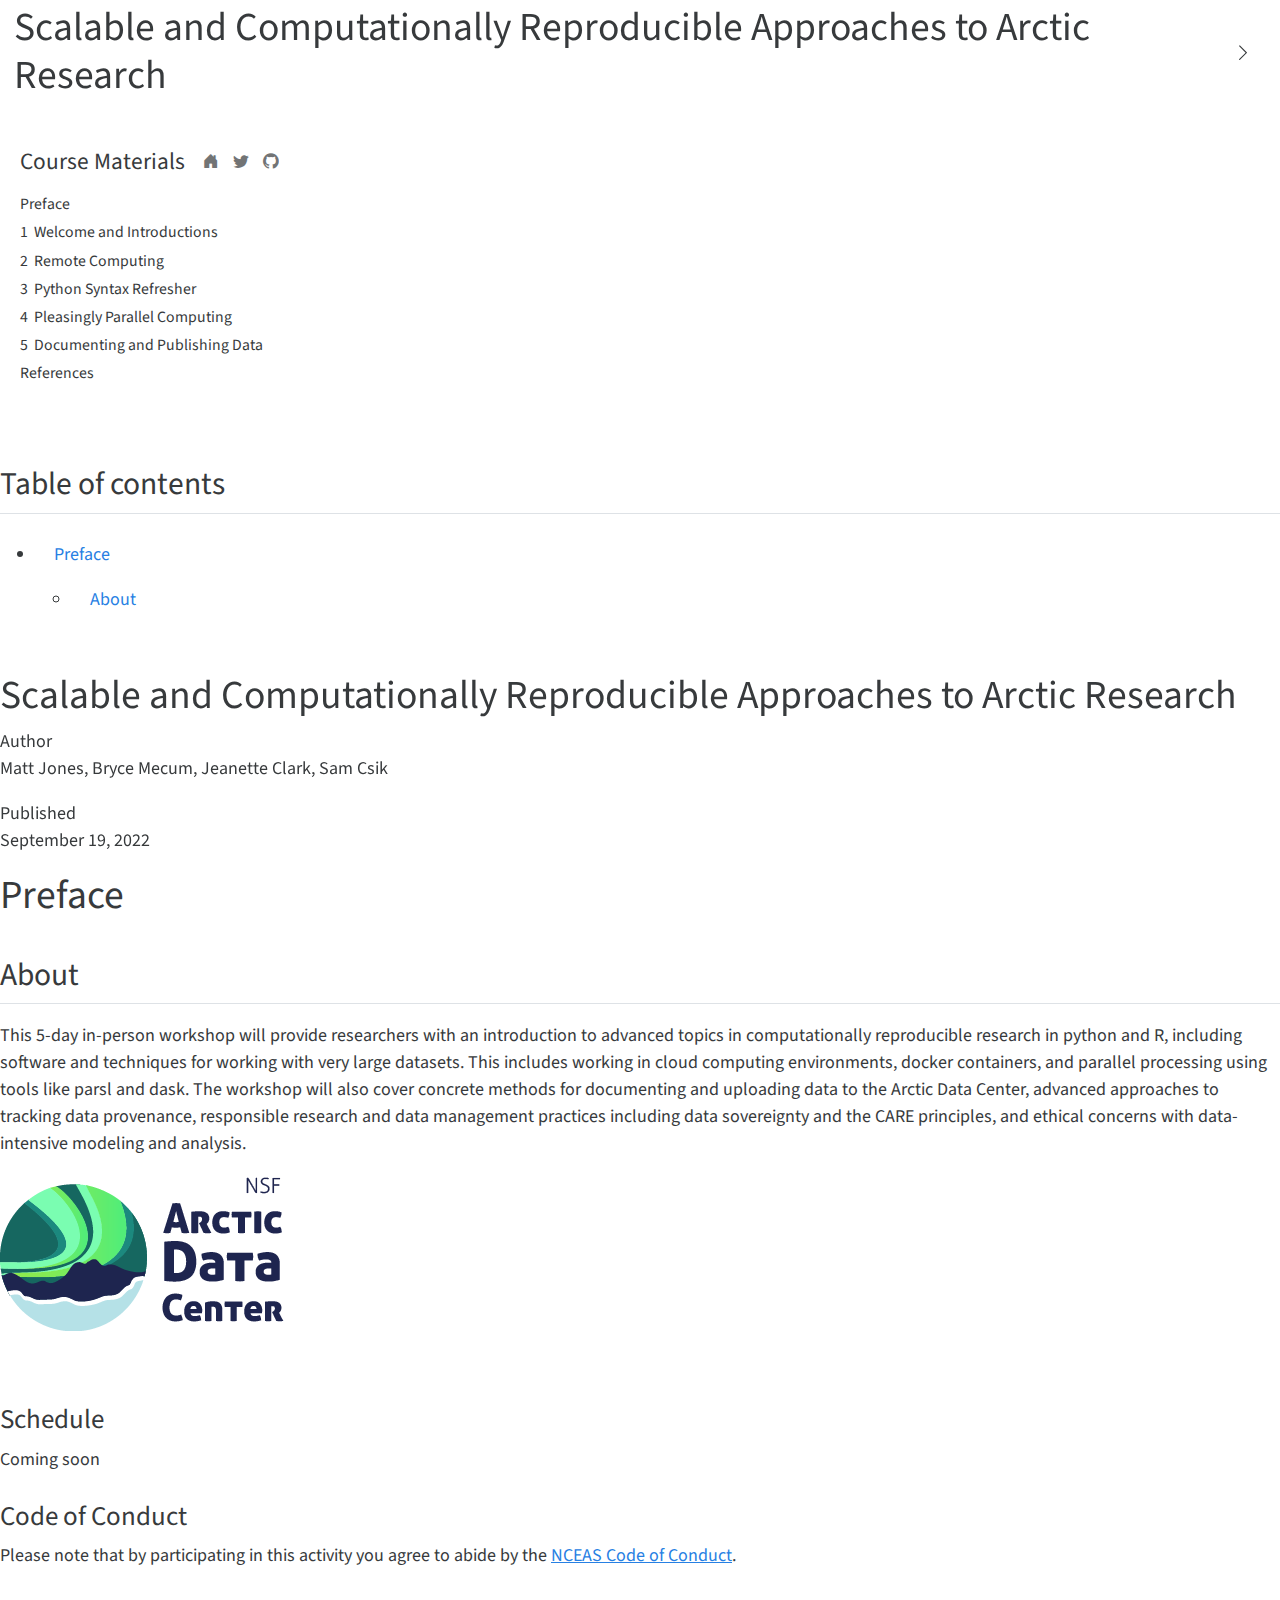
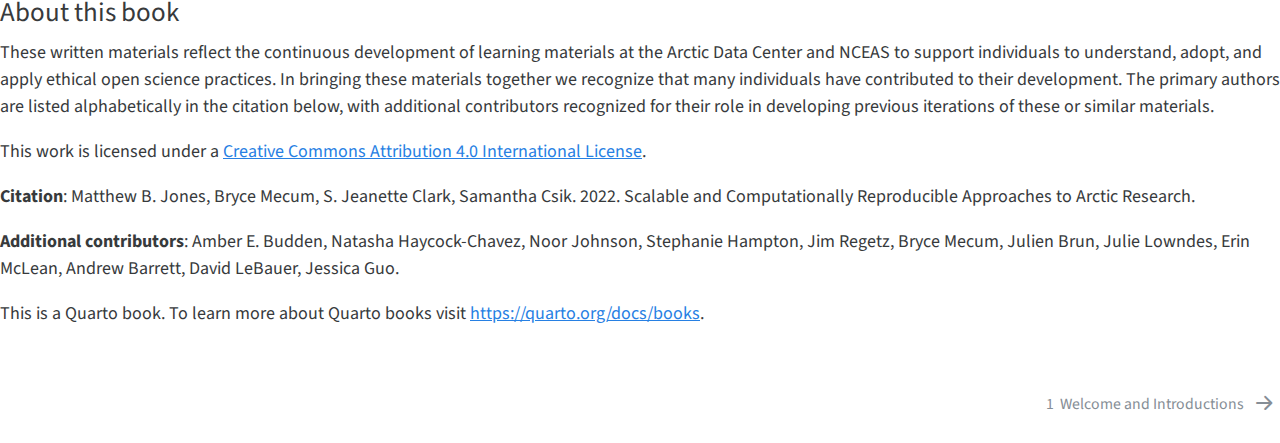
<file: index.html>
<!DOCTYPE html>
<html xmlns="http://www.w3.org/1999/xhtml" lang="en" xml:lang="en"><head>

<meta charset="utf-8">
<meta name="generator" content="quarto-0.9.587">

<meta name="viewport" content="width=device-width, initial-scale=1.0, user-scalable=yes">

<meta name="author" content="Matt Jones, Bryce Mecum, Jeanette Clark, Sam Csik">
<meta name="dcterms.date" content="2022-09-19">

<title>Scalable and Computationally Reproducible Approaches to Arctic Research</title>
<style>
code{white-space: pre-wrap;}
span.smallcaps{font-variant: small-caps;}
span.underline{text-decoration: underline;}
div.column{display: inline-block; vertical-align: top; width: 50%;}
div.hanging-indent{margin-left: 1.5em; text-indent: -1.5em;}
ul.task-list{list-style: none;}
</style>


<script src="site_libs/quarto-nav/quarto-nav.js"></script>
<script src="site_libs/quarto-nav/headroom.min.js"></script>
<script src="site_libs/clipboard/clipboard.min.js"></script>
<script src="site_libs/quarto-search/autocomplete.umd.js"></script>
<script src="site_libs/quarto-search/fuse.min.js"></script>
<script src="site_libs/quarto-search/quarto-search.js"></script>
<meta name="quarto:offset" content="./">
<link href="./sections/01-adc-intro.html" rel="next">
<script src="site_libs/quarto-html/quarto.js"></script>
<script src="site_libs/quarto-html/popper.min.js"></script>
<script src="site_libs/quarto-html/tippy.umd.min.js"></script>
<script src="site_libs/quarto-html/anchor.min.js"></script>
<link href="site_libs/quarto-html/tippy.css" rel="stylesheet">
<link href="site_libs/quarto-html/quarto-syntax-highlighting.css" rel="stylesheet" id="quarto-text-highlighting-styles">
<script src="site_libs/bootstrap/bootstrap.min.js"></script>
<link href="site_libs/bootstrap/bootstrap-icons.css" rel="stylesheet">
<link href="site_libs/bootstrap/bootstrap.min.css" rel="stylesheet">
<script id="quarto-search-options" type="application/json">{
  "location": "sidebar",
  "copy-button": false,
  "collapse-after": 3,
  "panel-placement": "start",
  "type": "textbox",
  "limit": 20,
  "language": {
    "search-no-results-text": "No results",
    "search-matching-documents-text": "matching documents",
    "search-copy-link-title": "Copy link to search",
    "search-hide-matches-text": "Hide additional matches",
    "search-more-match-text": "more match in this document",
    "search-more-matches-text": "more matches in this document",
    "search-clear-button-title": "Clear",
    "search-detached-cancel-button-title": "Cancel",
    "search-submit-button-title": "Submit"
  }
}</script>


</head>

<body class="nav-sidebar floating">

<div id="quarto-search-results"></div>
  <header id="quarto-header" class="headroom fixed-top">
  <nav class="quarto-secondary-nav" data-bs-toggle="collapse" data-bs-target="#quarto-sidebar" aria-controls="quarto-sidebar" aria-expanded="false" aria-label="Toggle sidebar navigation" onclick="if (window.quartoToggleHeadroom) { window.quartoToggleHeadroom(); }">
    <div class="container-fluid d-flex justify-content-between">
      <h1 class="quarto-secondary-nav-title">Scalable and Computationally Reproducible Approaches to Arctic Research</h1>
      <button type="button" class="quarto-btn-toggle btn" aria-label="Show secondary navigation">
        <i class="bi bi-chevron-right"></i>
      </button>
    </div>
  </nav>
</header>
<!-- content -->
<div id="quarto-content" class="quarto-container page-columns page-rows-contents page-layout-article">
<!-- sidebar -->
  <nav id="quarto-sidebar" class="sidebar collapse sidebar-navigation floating overflow-auto">
    <div class="pt-lg-2 mt-2 text-left sidebar-header">
    <div class="sidebar-title mb-0 py-0">
      <a href="./">Course Materials</a> 
        <div class="sidebar-tools-main tools-wide">
    <a href="https://arcticdata.io" title="" class="sidebar-tool px-1"><i class="bi bi-house-door-fill"></i></a>
    <a href="https://twitter.com/arcticdatactr" title="" class="sidebar-tool px-1"><i class="bi bi-twitter"></i></a>
    <a href="https://github.com/NCEAS/scalable-computing-course" title="" class="sidebar-tool px-1"><i class="bi bi-github"></i></a>
</div>
    </div>
      </div>
    <div class="sidebar-menu-container"> 
    <ul class="list-unstyled mt-1">
        <li class="sidebar-item">
  <div class="sidebar-item-container"> 
  <a href="./index.html" class="sidebar-item-text sidebar-link active">Preface</a>
  </div>
</li>
        <li class="sidebar-item">
  <div class="sidebar-item-container"> 
  <a href="./sections/01-adc-intro.html" class="sidebar-item-text sidebar-link"><span class="chapter-number">1</span>&nbsp; <span class="chapter-title">Welcome and Introductions</span></a>
  </div>
</li>
        <li class="sidebar-item">
  <div class="sidebar-item-container"> 
  <a href="./sections/02-remote-computing.html" class="sidebar-item-text sidebar-link"><span class="chapter-number">2</span>&nbsp; <span class="chapter-title">Remote Computing</span></a>
  </div>
</li>
        <li class="sidebar-item">
  <div class="sidebar-item-container"> 
  <a href="./sections/03-python-intro.html" class="sidebar-item-text sidebar-link"><span class="chapter-number">3</span>&nbsp; <span class="chapter-title">Python Syntax Refresher</span></a>
  </div>
</li>
        <li class="sidebar-item">
  <div class="sidebar-item-container"> 
  <a href="./sections/04-parallel-programming.html" class="sidebar-item-text sidebar-link"><span class="chapter-number">4</span>&nbsp; <span class="chapter-title">Pleasingly Parallel Computing</span></a>
  </div>
</li>
        <li class="sidebar-item">
  <div class="sidebar-item-container"> 
  <a href="./sections/05-adc-data-publishing.html" class="sidebar-item-text sidebar-link"><span class="chapter-number">5</span>&nbsp; <span class="chapter-title">Documenting and Publishing Data</span></a>
  </div>
</li>
        <li class="sidebar-item">
  <div class="sidebar-item-container"> 
  <a href="./sections/references.html" class="sidebar-item-text sidebar-link">References</a>
  </div>
</li>
    </ul>
    </div>
</nav>
<!-- margin-sidebar -->
    <div id="quarto-margin-sidebar" class="sidebar margin-sidebar">
        <nav id="TOC" role="doc-toc">
    <h2 id="toc-title">Table of contents</h2>
   
  <ul>
  <li><a href="#preface" id="toc-preface" class="nav-link active" data-scroll-target="#preface">Preface</a>
  <ul class="collapse">
  <li><a href="#about" id="toc-about" class="nav-link" data-scroll-target="#about">About</a>
  <ul class="collapse">
  <li><a href="#schedule" id="toc-schedule" class="nav-link" data-scroll-target="#schedule">Schedule</a></li>
  <li><a href="#code-of-conduct" id="toc-code-of-conduct" class="nav-link" data-scroll-target="#code-of-conduct">Code of Conduct</a></li>
  <li><a href="#about-this-book" id="toc-about-this-book" class="nav-link" data-scroll-target="#about-this-book">About this book</a></li>
  </ul></li>
  </ul></li>
  </ul>
</nav>
    </div>
<!-- main -->
<main class="content" id="quarto-document-content">

<header id="title-block-header" class="quarto-title-block default">
<div class="quarto-title">
<h1 class="title d-none d-lg-block">Scalable and Computationally Reproducible Approaches to Arctic Research</h1>
</div>



<div class="quarto-title-meta">

    <div>
    <div class="quarto-title-meta-heading">Author</div>
    <div class="quarto-title-meta-contents">
             <p>Matt Jones, Bryce Mecum, Jeanette Clark, Sam Csik </p>
          </div>
  </div>
    
    <div>
    <div class="quarto-title-meta-heading">Published</div>
    <div class="quarto-title-meta-contents">
      <p class="date">September 19, 2022</p>
    </div>
  </div>
    
  </div>
  

</header>

<section id="preface" class="level1 unnumbered">
<h1 class="unnumbered">Preface</h1>
<section id="about" class="level2 unnumbered">
<h2 class="unnumbered anchored" data-anchor-id="about">About</h2>
<p>This 5-day in-person workshop will provide researchers with an introduction to advanced topics in computationally reproducible research in python and R, including software and techniques for working with very large datasets. This includes working in cloud computing environments, docker containers, and parallel processing using tools like parsl and dask. The workshop will also cover concrete methods for documenting and uploading data to the Arctic Data Center, advanced approaches to tracking data provenance, responsible research and data management practices including data sovereignty and the CARE principles, and ethical concerns with data-intensive modeling and analysis.</p>
<p><img src="images/arctic-data-center.png" class="img-fluid"></p>
<p><br></p>
<section id="schedule" class="level3 unnumbered">
<h3 class="unnumbered anchored" data-anchor-id="schedule">Schedule</h3>
<p>Coming soon</p>
</section>
<section id="code-of-conduct" class="level3 unnumbered">
<h3 class="unnumbered anchored" data-anchor-id="code-of-conduct">Code of Conduct</h3>
<p>Please note that by participating in this activity you agree to abide by the <a href="https://www.nceas.ucsb.edu/sites/default/files/2021-11/NCEAS_Code-of-Conduct_Nov2021_0.pdf">NCEAS Code of Conduct</a>.</p>
</section>
<section id="about-this-book" class="level3 unnumbered">
<h3 class="unnumbered anchored" data-anchor-id="about-this-book">About this book</h3>
<p>These written materials reflect the continuous development of learning materials at the Arctic Data Center and NCEAS to support individuals to understand, adopt, and apply ethical open science practices. In bringing these materials together we recognize that many individuals have contributed to their development. The primary authors are listed alphabetically in the citation below, with additional contributors recognized for their role in developing previous iterations of these or similar materials.</p>
<p>This work is licensed under a <a href="http://creativecommons.org/licenses/by/4.0/">Creative Commons Attribution 4.0 International License</a>.</p>
<p><strong>Citation</strong>: Matthew B. Jones, Bryce Mecum, S. Jeanette Clark, Samantha Csik. 2022. Scalable and Computationally Reproducible Approaches to Arctic Research.</p>
<p><strong>Additional contributors</strong>: Amber E. Budden, Natasha Haycock-Chavez, Noor Johnson, Stephanie Hampton, Jim Regetz, Bryce Mecum, Julien Brun, Julie Lowndes, Erin McLean, Andrew Barrett, David LeBauer, Jessica Guo.</p>
<p>This is a Quarto book. To learn more about Quarto books visit <a href="https://quarto.org/docs/books" class="uri">https://quarto.org/docs/books</a>.</p>


</section>
</section>
</section>

</main> <!-- /main -->
<script id="quarto-html-after-body" type="application/javascript">
window.document.addEventListener("DOMContentLoaded", function (event) {
  const icon = "";
  const anchorJS = new window.AnchorJS();
  anchorJS.options = {
    placement: 'right',
    icon: icon
  };
  anchorJS.add('.anchored');
  const clipboard = new window.ClipboardJS('.code-copy-button', {
    target: function(trigger) {
      return trigger.previousElementSibling;
    }
  });
  clipboard.on('success', function(e) {
    // button target
    const button = e.trigger;
    // don't keep focus
    button.blur();
    // flash "checked"
    button.classList.add('code-copy-button-checked');
    var currentTitle = button.getAttribute("title");
    button.setAttribute("title", "Copied!");
    setTimeout(function() {
      button.setAttribute("title", currentTitle);
      button.classList.remove('code-copy-button-checked');
    }, 1000);
    // clear code selection
    e.clearSelection();
  });
  function tippyHover(el, contentFn) {
    const config = {
      allowHTML: true,
      content: contentFn,
      maxWidth: 500,
      delay: 100,
      arrow: false,
      appendTo: function(el) {
          return el.parentElement;
      },
      interactive: true,
      interactiveBorder: 10,
      theme: 'quarto',
      placement: 'bottom-start'
    };
    window.tippy(el, config); 
  }
  const noterefs = window.document.querySelectorAll('a[role="doc-noteref"]');
  for (var i=0; i<noterefs.length; i++) {
    const ref = noterefs[i];
    tippyHover(ref, function() {
      let href = ref.getAttribute('href');
      try { href = new URL(href).hash; } catch {}
      const id = href.replace(/^#\/?/, "");
      const note = window.document.getElementById(id);
      return note.innerHTML;
    });
  }
  var bibliorefs = window.document.querySelectorAll('a[role="doc-biblioref"]');
  for (var i=0; i<bibliorefs.length; i++) {
    const ref = bibliorefs[i];
    const cites = ref.parentNode.getAttribute('data-cites').split(' ');
    tippyHover(ref, function() {
      var popup = window.document.createElement('div');
      cites.forEach(function(cite) {
        var citeDiv = window.document.createElement('div');
        citeDiv.classList.add('hanging-indent');
        citeDiv.classList.add('csl-entry');
        var biblioDiv = window.document.getElementById('ref-' + cite);
        if (biblioDiv) {
          citeDiv.innerHTML = biblioDiv.innerHTML;
        }
        popup.appendChild(citeDiv);
      });
      return popup.innerHTML;
    });
  }
});
</script>
<nav class="page-navigation">
  <div class="nav-page nav-page-previous">
  </div>
  <div class="nav-page nav-page-next">
      <a href="./sections/01-adc-intro.html" class="pagination-link">
        <span class="nav-page-text"><span class="chapter-number">1</span>&nbsp; <span class="chapter-title">Welcome and Introductions</span></span> <i class="bi bi-arrow-right-short"></i>
      </a>
  </div>
</nav>
</div> <!-- /content -->



</body></html>
</file>
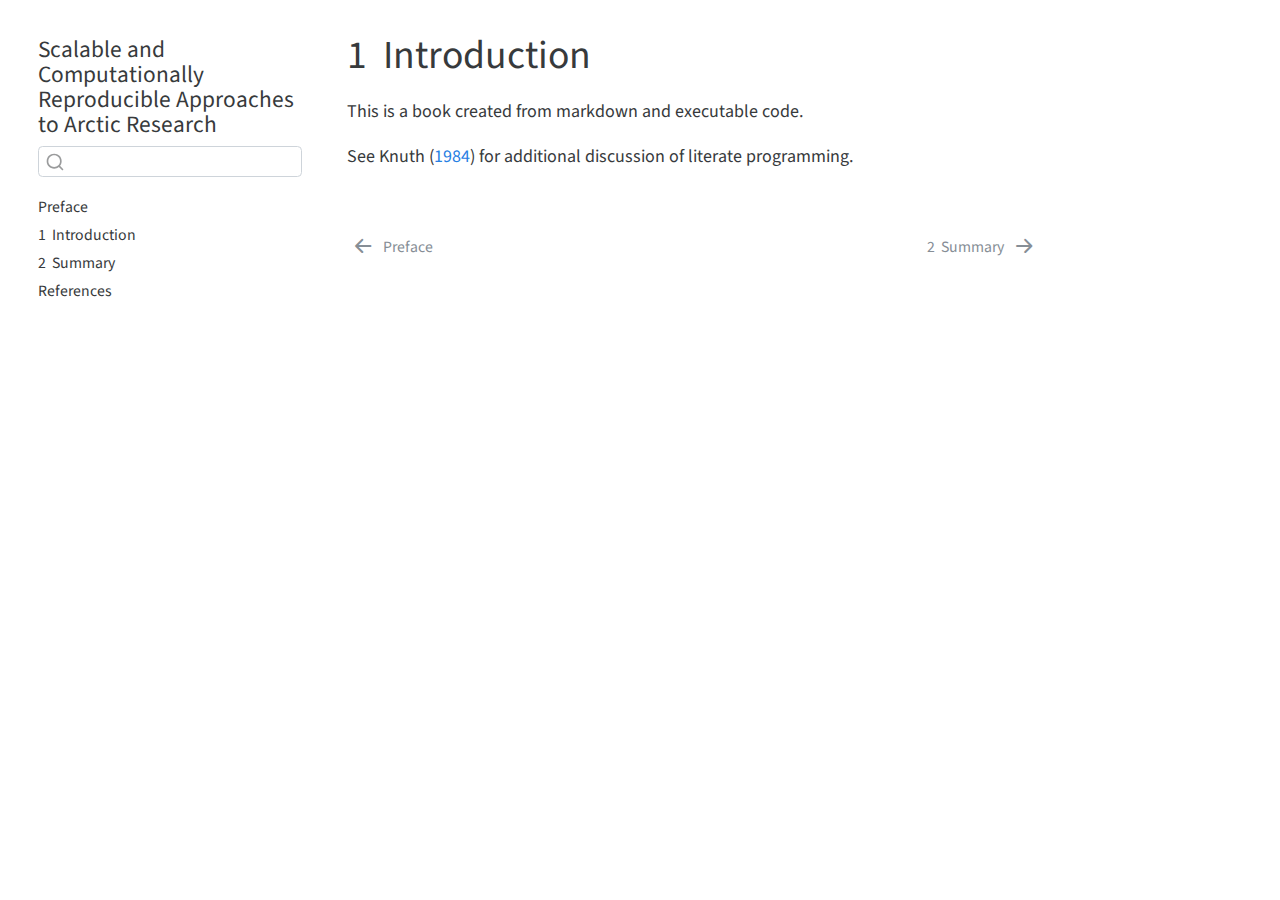
<file: intro.html>
<!DOCTYPE html>
<html xmlns="http://www.w3.org/1999/xhtml" lang="" xml:lang=""><head>
  <meta charset="utf-8">
  <meta name="generator" content="quarto-0.2.232">
  <meta name="viewport" content="width=device-width, initial-scale=1.0, user-scalable=yes">
  <title>Scalable and Computationally Reproducible Approaches to Arctic Research - 1&nbsp; Introduction</title>
  <style>
    code{white-space: pre-wrap;}
    span.smallcaps{font-variant: small-caps;}
    span.underline{text-decoration: underline;}
    div.column{display: inline-block; vertical-align: top; width: 50%;}
    div.hanging-indent{margin-left: 1.5em; text-indent: -1.5em;}
    ul.task-list{list-style: none;}
    div.csl-bib-body { }
    div.csl-entry {
      clear: both;
    }
    .hanging div.csl-entry {
      margin-left:2em;
      text-indent:-2em;
    }
    div.csl-left-margin {
      min-width:2em;
      float:left;
    }
    div.csl-right-inline {
      margin-left:2em;
      padding-left:1em;
    }
    div.csl-indent {
      margin-left: 2em;
    }
  </style>

  <!--[if lt IE 9]>
    <script src="//cdnjs.cloudflare.com/ajax/libs/html5shiv/3.7.3/html5shiv-printshiv.min.js"></script>
  <![endif]-->
  <script src="site_libs/quarto-nav/quarto-nav.js"></script>
  <script src="site_libs/quarto-nav/headroom.min.js"></script>
  <script src="site_libs/clipboard/clipboard.min.js"></script>
  <meta name="quarto:offset" content="./">
  <script src="site_libs/quarto-search/autocomplete.umd.js"></script>
  <script src="site_libs/quarto-search/fuse.min.js"></script>
  <script src="site_libs/quarto-search/quarto-search.js"></script>
  <link href="./summary.html" rel="next">
  <link href="./index.html" rel="prev">
  <script src="site_libs/quarto-html/quarto.js"></script>
  <script src="site_libs/quarto-html/popper.min.js"></script>
  <script src="site_libs/quarto-html/tippy.umd.min.js"></script>
  <script src="site_libs/quarto-html/anchor.min.js"></script>
  <link href="site_libs/quarto-html/tippy.css" rel="stylesheet">
  <link href="site_libs/quarto-html/quarto-syntax-highlighting.css" rel="stylesheet">
  <script src="site_libs/bootstrap/bootstrap.min.js"></script>
  <link href="site_libs/bootstrap/bootstrap-icons.css" rel="stylesheet">
  <link href="site_libs/bootstrap/bootstrap.min.css" rel="stylesheet">
  <script id="quarto-search-options" type="application/json">{
    "location": "sidebar",
    "copy-button": false,
    "collapse-after": 2,
    "panel-placement": "start",
    "type": "textbox",
    "limit": 20
  }</script>
</head>
<body>
<div id="quarto-search-results"></div>
<header id="quarto-header" class="headroom fixed-top">
<nav class="quarto-secondary-nav py-2 d-lg-none d-md-block " data-bs-toggle="collapse" data-bs-target="#quarto-sidebar" aria-controls="quarto-sidebar" aria-expanded="false" aria-label="Toggle sidebar navigation" onclick="if (window.quartoToggleHeadroom) { window.quartoToggleHeadroom(); }">
  <div class="container-fluid d-flex justify-content-between">
    <h1 class="quarto-secondary-nav-title mb-0 fs-3 d-inline"><span class="chapter-number">1</span>&nbsp; <span class="chapter-title">Introduction</span></h1>
    <button type="button" class="quarto-btn-toggle btn d-lg-none py-0 px-1 d-inline-block border-0 ">
      <i class="bi bi-chevron-right"></i>
    </button>
  </div>
</nav>
</header>
 <!-- /navbar/sidebar -->
<div class="container-fluid quarto-container d-flex flex-column page-layout-article" id="quarto-content">
<div class="row flex-fill">
  <div id="quarto-sidebar" class="col col-12 col-lg-3 d-lg-flex px-0 pt-0 sidebar collapse sidebar-navigation">
    <nav class="ms-lg-auto floating overflow-auto">
  <div class="px-3 pt-lg-2 mt-2 text-left sidebar-header">
    <div class="sidebar-title mb-0 py-0">
      <a href="./">Scalable and Computationally Reproducible Approaches to Arctic Research</a> 
        <div class="sidebar-tools-main">
</div>
    </div>
  </div>
    <div class="px-3 mt-2 flex-shrink-0 align-items-center">
      <div class="sidebar-search">
      <div id="quarto-search" class="mb-0 " title="Search">
</div>
      </div>
    </div>
  <div class="sidebar-menu-container"> 
  <ul class="list-unstyled mt-1 px-3">
      <li class="sidebar-item">
  <a href="./index.html" class="">Preface</a>
</li>
      <li class="sidebar-item">
  <a href="./intro.html" class="active"><span class="chapter-number">1</span>&nbsp; <span class="chapter-title">Introduction</span></a>
</li>
      <li class="sidebar-item">
  <a href="./summary.html" class=""><span class="chapter-number">2</span>&nbsp; <span class="chapter-title">Summary</span></a>
</li>
      <li class="sidebar-item">
  <a href="./references.html" class="">References</a>
</li>
  </ul>
  </div>
</nav>
  </div>
  <div id="quarto-toc-sidebar" class=" pt-0 col col-md-3 col-lg-2 d-none d-md-block sidebar sidebar-toc order-last"></div>
  <div class="col mx-auto col-sm-12 col-md-9 col-lg-7 col-xl-7 px-lg-4 pe-xxl-4 ps-xxl-3">
<main>
<header id="title-block-header">
<h1 class="title d-none d-lg-block display-7"><span class="chapter-number">1</span>&nbsp; <span class="chapter-title">Introduction</span></h1>
</header>
<p>This is a book created from markdown and executable code.</p>
<p>See <span class="citation" data-cites="knuth84">Knuth (<a href="references.html#ref-knuth84" role="doc-biblioref">1984</a>)</span> for additional discussion of literate programming.</p>


<div id="refs" class="references csl-bib-body hanging-indent" role="doc-bibliography" style="display: none">
<div id="ref-knuth84" class="csl-entry" role="doc-biblioentry">
Knuth, Donald E. 1984. <span>“Literate Programming.”</span> <em>Comput. J.</em> 27 (2): 97–111. <a href="https://doi.org/10.1093/comjnl/27.2.97">https://doi.org/10.1093/comjnl/27.2.97</a>.
</div>
</div>
<script type="application/javascript">
window.document.addEventListener("DOMContentLoaded", function (event) {
  const icon = "";
  const anchorJS = new window.AnchorJS();
  anchorJS.options = {
    placement: 'right',
    icon: icon
  };
  anchorJS.add('.anchored');
  const clipboard = new window.ClipboardJS('.code-copy-button', {
    target: function(trigger) {
      return trigger.previousElementSibling;
    }
  });
  clipboard.on('success', function(e) {
    // button target
    const button = e.trigger;
    // don't keep focus
    button.blur();
    // flash "checked"
    button.classList.add('code-copy-button-checked');
    setTimeout(function() {
      button.classList.remove('code-copy-button-checked');
    }, 1000);
    // clear code selection
    e.clearSelection();
  });
  function tippyHover(el, contentFn) {
    window.tippy(el, {
      allowHTML: true,
      content: contentFn,
      maxWidth: 500,
      delay: 100,
      arrow: false,
      interactive: true,
      interactiveBorder: 10,
      theme: 'quarto',
      placement: 'bottom-start'
    }); 
  }
  const noterefs = window.document.querySelectorAll('a[role="doc-noteref"]');
  for (var i=0; i<noterefs.length; i++) {
    const ref = noterefs[i];
    tippyHover(ref, function() {
      let href = ref.getAttribute('href');
      try { href = new URL(href).hash; } catch {}
      const id = href.replace(/^#\/?/, "");
      const note = window.document.getElementById(id);
      return note.innerHTML;
    });
  }
  var bibliorefs = window.document.querySelectorAll('a[role="doc-biblioref"]');
  for (var i=0; i<bibliorefs.length; i++) {
    const ref = bibliorefs[i];
    const cites = ref.parentNode.getAttribute('data-cites').split(' ');
    tippyHover(ref, function() {
      var popup = window.document.createElement('div');
      cites.forEach(function(cite) {
        var citeDiv = window.document.createElement('div');
        citeDiv.classList.add('hanging-indent');
        citeDiv.classList.add('csl-entry');
        var biblioDiv = window.document.getElementById('ref-' + cite);
        if (biblioDiv) {
          citeDiv.innerHTML = biblioDiv.innerHTML;
        }
        popup.appendChild(citeDiv);
      });
      return popup.innerHTML;
    });
  }
});
</script>
</main>
<div class="page-navigation ">
  <div class="nav-page nav-page-previous">
      <a href="./index.html">
        <i class="bi bi-arrow-left-short"></i> <span class="nav-page-text">Preface</span>
      </a>          
  </div>
  <div class="nav-page nav-page-next">
      <a href="./summary.html">
        <span class="nav-page-text"><span class="chapter-number">2</span>&nbsp; <span class="chapter-title">Summary</span></span> <i class="bi bi-arrow-right-short"></i>
      </a>
  </div>
</div>
</div> <!-- /main column -->
</div> <!-- /row -->
</div> <!-- /container fluid -->


</body></html>
</file>
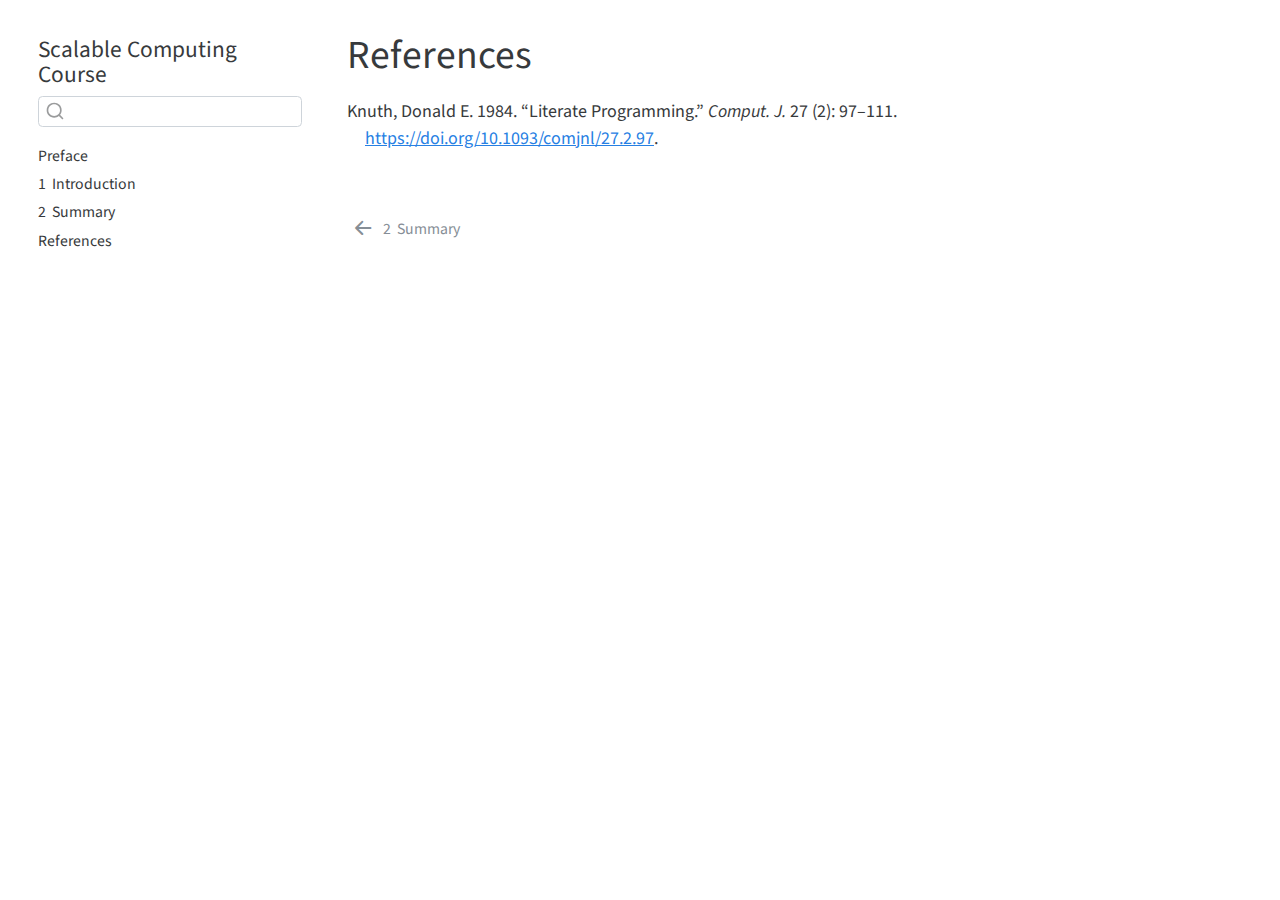
<file: references.html>
<!DOCTYPE html>
<html xmlns="http://www.w3.org/1999/xhtml" lang="" xml:lang=""><head>
  <meta charset="utf-8">
  <meta name="generator" content="quarto-0.2.232">
  <meta name="viewport" content="width=device-width, initial-scale=1.0, user-scalable=yes">
  <title>Scalable Computing Course - References</title>
  <style>
    code{white-space: pre-wrap;}
    span.smallcaps{font-variant: small-caps;}
    span.underline{text-decoration: underline;}
    div.column{display: inline-block; vertical-align: top; width: 50%;}
    div.hanging-indent{margin-left: 1.5em; text-indent: -1.5em;}
    ul.task-list{list-style: none;}
    div.csl-bib-body { }
    div.csl-entry {
      clear: both;
    }
    .hanging div.csl-entry {
      margin-left:2em;
      text-indent:-2em;
    }
    div.csl-left-margin {
      min-width:2em;
      float:left;
    }
    div.csl-right-inline {
      margin-left:2em;
      padding-left:1em;
    }
    div.csl-indent {
      margin-left: 2em;
    }
  </style>

  <!--[if lt IE 9]>
    <script src="//cdnjs.cloudflare.com/ajax/libs/html5shiv/3.7.3/html5shiv-printshiv.min.js"></script>
  <![endif]-->
  <script src="site_libs/quarto-nav/quarto-nav.js"></script>
  <script src="site_libs/quarto-nav/headroom.min.js"></script>
  <script src="site_libs/clipboard/clipboard.min.js"></script>
  <meta name="quarto:offset" content="./">
  <script src="site_libs/quarto-search/autocomplete.umd.js"></script>
  <script src="site_libs/quarto-search/fuse.min.js"></script>
  <script src="site_libs/quarto-search/quarto-search.js"></script>
  <link href="./summary.html" rel="prev">
  <script src="site_libs/quarto-html/quarto.js"></script>
  <script src="site_libs/quarto-html/popper.min.js"></script>
  <script src="site_libs/quarto-html/tippy.umd.min.js"></script>
  <script src="site_libs/quarto-html/anchor.min.js"></script>
  <link href="site_libs/quarto-html/tippy.css" rel="stylesheet">
  <link href="site_libs/quarto-html/quarto-syntax-highlighting.css" rel="stylesheet">
  <script src="site_libs/bootstrap/bootstrap.min.js"></script>
  <link href="site_libs/bootstrap/bootstrap-icons.css" rel="stylesheet">
  <link href="site_libs/bootstrap/bootstrap.min.css" rel="stylesheet">
  <script id="quarto-search-options" type="application/json">{
    "location": "sidebar",
    "copy-button": false,
    "collapse-after": 2,
    "panel-placement": "start",
    "type": "textbox",
    "limit": 20
  }</script>
</head>
<body>
<div id="quarto-search-results"></div>
<header id="quarto-header" class="headroom fixed-top">
<nav class="quarto-secondary-nav py-2 d-lg-none d-md-block " data-bs-toggle="collapse" data-bs-target="#quarto-sidebar" aria-controls="quarto-sidebar" aria-expanded="false" aria-label="Toggle sidebar navigation" onclick="if (window.quartoToggleHeadroom) { window.quartoToggleHeadroom(); }">
  <div class="container-fluid d-flex justify-content-between">
    <h1 class="quarto-secondary-nav-title mb-0 fs-3 d-inline">References</h1>
    <button type="button" class="quarto-btn-toggle btn d-lg-none py-0 px-1 d-inline-block border-0 ">
      <i class="bi bi-chevron-right"></i>
    </button>
  </div>
</nav>
</header>
 <!-- /navbar/sidebar -->
<div class="container-fluid quarto-container d-flex flex-column page-layout-article" id="quarto-content">
<div class="row flex-fill">
  <div id="quarto-sidebar" class="col col-12 col-lg-3 d-lg-flex px-0 pt-0 sidebar collapse sidebar-navigation">
    <nav class="ms-lg-auto floating overflow-auto">
  <div class="px-3 pt-lg-2 mt-2 text-left sidebar-header">
    <div class="sidebar-title mb-0 py-0">
      <a href="./">Scalable Computing Course</a> 
        <div class="sidebar-tools-main">
</div>
    </div>
  </div>
    <div class="px-3 mt-2 flex-shrink-0 align-items-center">
      <div class="sidebar-search">
      <div id="quarto-search" class="mb-0 " title="Search">
</div>
      </div>
    </div>
  <div class="sidebar-menu-container"> 
  <ul class="list-unstyled mt-1 px-3">
      <li class="sidebar-item">
  <a href="./index.html" class="">Preface</a>
</li>
      <li class="sidebar-item">
  <a href="./intro.html" class=""><span class="chapter-number">1</span>&nbsp; <span class="chapter-title">Introduction</span></a>
</li>
      <li class="sidebar-item">
  <a href="./summary.html" class=""><span class="chapter-number">2</span>&nbsp; <span class="chapter-title">Summary</span></a>
</li>
      <li class="sidebar-item">
  <a href="./references.html" class="active">References</a>
</li>
  </ul>
  </div>
</nav>
  </div>
  <div id="quarto-toc-sidebar" class=" pt-0 col col-md-3 col-lg-2 d-none d-md-block sidebar sidebar-toc order-last"></div>
  <div class="col mx-auto col-sm-12 col-md-9 col-lg-7 col-xl-7 px-lg-4 pe-xxl-4 ps-xxl-3">
<main>
<header id="title-block-header">
<h1 class="title d-none d-lg-block display-7">References</h1>
</header>
<div id="refs" class="references csl-bib-body hanging-indent" role="doc-bibliography">
<div id="ref-knuth84" class="csl-entry" role="doc-biblioentry">
Knuth, Donald E. 1984. <span>“Literate Programming.”</span> <em>Comput. J.</em> 27 (2): 97–111. <a href="https://doi.org/10.1093/comjnl/27.2.97">https://doi.org/10.1093/comjnl/27.2.97</a>.
</div>
</div>


<script type="application/javascript">
window.document.addEventListener("DOMContentLoaded", function (event) {
  const icon = "";
  const anchorJS = new window.AnchorJS();
  anchorJS.options = {
    placement: 'right',
    icon: icon
  };
  anchorJS.add('.anchored');
  const clipboard = new window.ClipboardJS('.code-copy-button', {
    target: function(trigger) {
      return trigger.previousElementSibling;
    }
  });
  clipboard.on('success', function(e) {
    // button target
    const button = e.trigger;
    // don't keep focus
    button.blur();
    // flash "checked"
    button.classList.add('code-copy-button-checked');
    setTimeout(function() {
      button.classList.remove('code-copy-button-checked');
    }, 1000);
    // clear code selection
    e.clearSelection();
  });
  function tippyHover(el, contentFn) {
    window.tippy(el, {
      allowHTML: true,
      content: contentFn,
      maxWidth: 500,
      delay: 100,
      arrow: false,
      interactive: true,
      interactiveBorder: 10,
      theme: 'quarto',
      placement: 'bottom-start'
    }); 
  }
  const noterefs = window.document.querySelectorAll('a[role="doc-noteref"]');
  for (var i=0; i<noterefs.length; i++) {
    const ref = noterefs[i];
    tippyHover(ref, function() {
      let href = ref.getAttribute('href');
      try { href = new URL(href).hash; } catch {}
      const id = href.replace(/^#\/?/, "");
      const note = window.document.getElementById(id);
      return note.innerHTML;
    });
  }
  var bibliorefs = window.document.querySelectorAll('a[role="doc-biblioref"]');
  for (var i=0; i<bibliorefs.length; i++) {
    const ref = bibliorefs[i];
    const cites = ref.parentNode.getAttribute('data-cites').split(' ');
    tippyHover(ref, function() {
      var popup = window.document.createElement('div');
      cites.forEach(function(cite) {
        var citeDiv = window.document.createElement('div');
        citeDiv.classList.add('hanging-indent');
        citeDiv.classList.add('csl-entry');
        var biblioDiv = window.document.getElementById('ref-' + cite);
        if (biblioDiv) {
          citeDiv.innerHTML = biblioDiv.innerHTML;
        }
        popup.appendChild(citeDiv);
      });
      return popup.innerHTML;
    });
  }
});
</script>
</main>
<div class="page-navigation ">
  <div class="nav-page nav-page-previous">
      <a href="./summary.html">
        <i class="bi bi-arrow-left-short"></i> <span class="nav-page-text"><span class="chapter-number">2</span>&nbsp; <span class="chapter-title">Summary</span></span>
      </a>          
  </div>
  <div class="nav-page nav-page-next">
  </div>
</div>
</div> <!-- /main column -->
</div> <!-- /row -->
</div> <!-- /container fluid -->


</body></html>
</file>
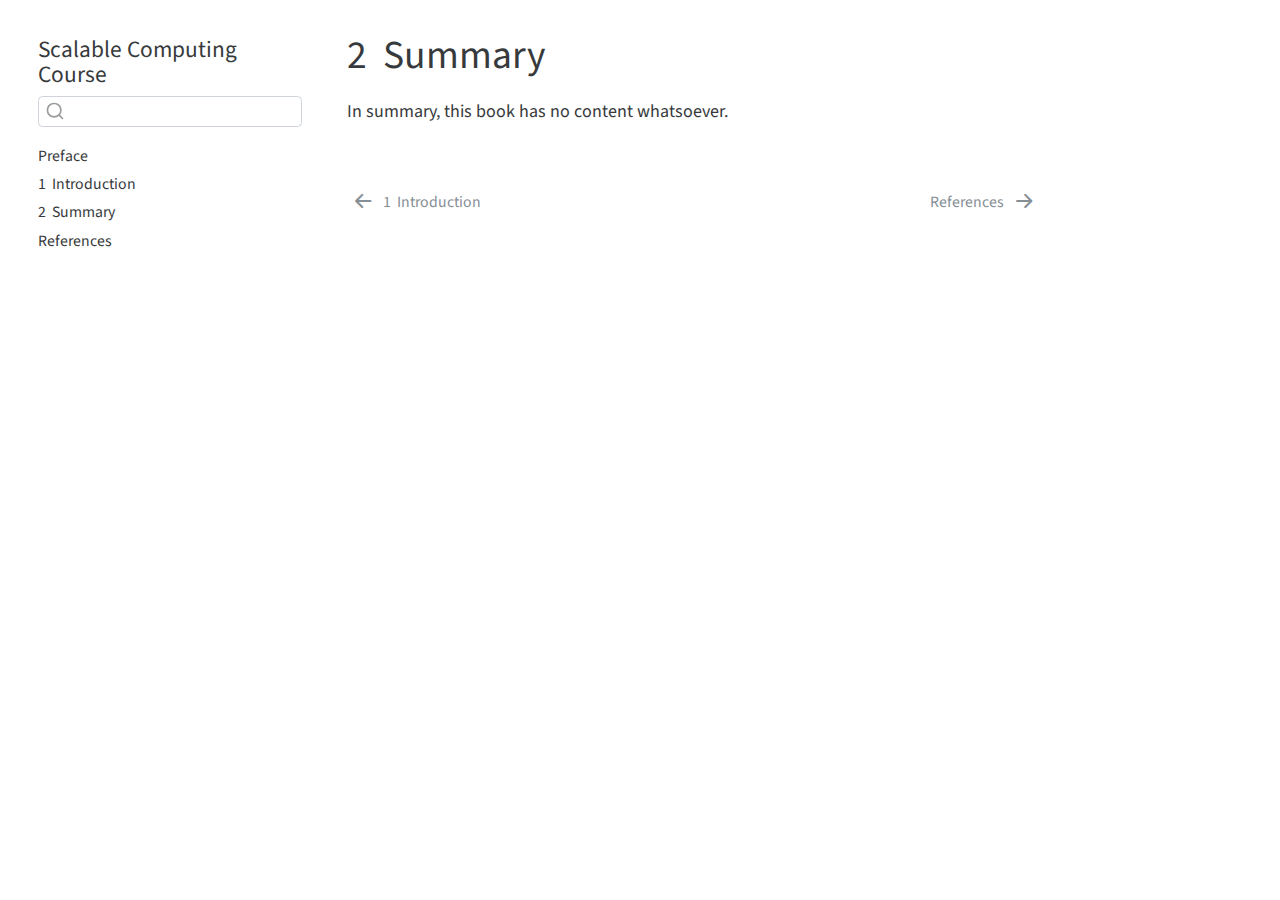
<file: summary.html>
<!DOCTYPE html>
<html xmlns="http://www.w3.org/1999/xhtml" lang="" xml:lang=""><head>
  <meta charset="utf-8">
  <meta name="generator" content="quarto-0.2.232">
  <meta name="viewport" content="width=device-width, initial-scale=1.0, user-scalable=yes">
  <title>Scalable Computing Course - 2&nbsp; Summary</title>
  <style>
    code{white-space: pre-wrap;}
    span.smallcaps{font-variant: small-caps;}
    span.underline{text-decoration: underline;}
    div.column{display: inline-block; vertical-align: top; width: 50%;}
    div.hanging-indent{margin-left: 1.5em; text-indent: -1.5em;}
    ul.task-list{list-style: none;}
  </style>

  <!--[if lt IE 9]>
    <script src="//cdnjs.cloudflare.com/ajax/libs/html5shiv/3.7.3/html5shiv-printshiv.min.js"></script>
  <![endif]-->
  <script src="site_libs/quarto-nav/quarto-nav.js"></script>
  <script src="site_libs/quarto-nav/headroom.min.js"></script>
  <script src="site_libs/clipboard/clipboard.min.js"></script>
  <meta name="quarto:offset" content="./">
  <script src="site_libs/quarto-search/autocomplete.umd.js"></script>
  <script src="site_libs/quarto-search/fuse.min.js"></script>
  <script src="site_libs/quarto-search/quarto-search.js"></script>
  <link href="./references.html" rel="next">
  <link href="./intro.html" rel="prev">
  <script src="site_libs/quarto-html/quarto.js"></script>
  <script src="site_libs/quarto-html/popper.min.js"></script>
  <script src="site_libs/quarto-html/tippy.umd.min.js"></script>
  <script src="site_libs/quarto-html/anchor.min.js"></script>
  <link href="site_libs/quarto-html/tippy.css" rel="stylesheet">
  <link href="site_libs/quarto-html/quarto-syntax-highlighting.css" rel="stylesheet">
  <script src="site_libs/bootstrap/bootstrap.min.js"></script>
  <link href="site_libs/bootstrap/bootstrap-icons.css" rel="stylesheet">
  <link href="site_libs/bootstrap/bootstrap.min.css" rel="stylesheet">
  <script id="quarto-search-options" type="application/json">{
    "location": "sidebar",
    "copy-button": false,
    "collapse-after": 2,
    "panel-placement": "start",
    "type": "textbox",
    "limit": 20
  }</script>
</head>
<body>
<div id="quarto-search-results"></div>
<header id="quarto-header" class="headroom fixed-top">
<nav class="quarto-secondary-nav py-2 d-lg-none d-md-block " data-bs-toggle="collapse" data-bs-target="#quarto-sidebar" aria-controls="quarto-sidebar" aria-expanded="false" aria-label="Toggle sidebar navigation" onclick="if (window.quartoToggleHeadroom) { window.quartoToggleHeadroom(); }">
  <div class="container-fluid d-flex justify-content-between">
    <h1 class="quarto-secondary-nav-title mb-0 fs-3 d-inline"><span class="chapter-number">2</span>&nbsp; <span class="chapter-title">Summary</span></h1>
    <button type="button" class="quarto-btn-toggle btn d-lg-none py-0 px-1 d-inline-block border-0 ">
      <i class="bi bi-chevron-right"></i>
    </button>
  </div>
</nav>
</header>
 <!-- /navbar/sidebar -->
<div class="container-fluid quarto-container d-flex flex-column page-layout-article" id="quarto-content">
<div class="row flex-fill">
  <div id="quarto-sidebar" class="col col-12 col-lg-3 d-lg-flex px-0 pt-0 sidebar collapse sidebar-navigation">
    <nav class="ms-lg-auto floating overflow-auto">
  <div class="px-3 pt-lg-2 mt-2 text-left sidebar-header">
    <div class="sidebar-title mb-0 py-0">
      <a href="./">Scalable Computing Course</a> 
        <div class="sidebar-tools-main">
</div>
    </div>
  </div>
    <div class="px-3 mt-2 flex-shrink-0 align-items-center">
      <div class="sidebar-search">
      <div id="quarto-search" class="mb-0 " title="Search">
</div>
      </div>
    </div>
  <div class="sidebar-menu-container"> 
  <ul class="list-unstyled mt-1 px-3">
      <li class="sidebar-item">
  <a href="./index.html" class="">Preface</a>
</li>
      <li class="sidebar-item">
  <a href="./intro.html" class=""><span class="chapter-number">1</span>&nbsp; <span class="chapter-title">Introduction</span></a>
</li>
      <li class="sidebar-item">
  <a href="./summary.html" class="active"><span class="chapter-number">2</span>&nbsp; <span class="chapter-title">Summary</span></a>
</li>
      <li class="sidebar-item">
  <a href="./references.html" class="">References</a>
</li>
  </ul>
  </div>
</nav>
  </div>
  <div id="quarto-toc-sidebar" class=" pt-0 col col-md-3 col-lg-2 d-none d-md-block sidebar sidebar-toc order-last"></div>
  <div class="col mx-auto col-sm-12 col-md-9 col-lg-7 col-xl-7 px-lg-4 pe-xxl-4 ps-xxl-3">
<main>
<header id="title-block-header">
<h1 class="title d-none d-lg-block display-7"><span class="chapter-number">2</span>&nbsp; <span class="chapter-title">Summary</span></h1>
</header>
<p>In summary, this book has no content whatsoever.</p>


<script type="application/javascript">
window.document.addEventListener("DOMContentLoaded", function (event) {
  const icon = "";
  const anchorJS = new window.AnchorJS();
  anchorJS.options = {
    placement: 'right',
    icon: icon
  };
  anchorJS.add('.anchored');
  const clipboard = new window.ClipboardJS('.code-copy-button', {
    target: function(trigger) {
      return trigger.previousElementSibling;
    }
  });
  clipboard.on('success', function(e) {
    // button target
    const button = e.trigger;
    // don't keep focus
    button.blur();
    // flash "checked"
    button.classList.add('code-copy-button-checked');
    setTimeout(function() {
      button.classList.remove('code-copy-button-checked');
    }, 1000);
    // clear code selection
    e.clearSelection();
  });
  function tippyHover(el, contentFn) {
    window.tippy(el, {
      allowHTML: true,
      content: contentFn,
      maxWidth: 500,
      delay: 100,
      arrow: false,
      interactive: true,
      interactiveBorder: 10,
      theme: 'quarto',
      placement: 'bottom-start'
    }); 
  }
  const noterefs = window.document.querySelectorAll('a[role="doc-noteref"]');
  for (var i=0; i<noterefs.length; i++) {
    const ref = noterefs[i];
    tippyHover(ref, function() {
      let href = ref.getAttribute('href');
      try { href = new URL(href).hash; } catch {}
      const id = href.replace(/^#\/?/, "");
      const note = window.document.getElementById(id);
      return note.innerHTML;
    });
  }
  var bibliorefs = window.document.querySelectorAll('a[role="doc-biblioref"]');
  for (var i=0; i<bibliorefs.length; i++) {
    const ref = bibliorefs[i];
    const cites = ref.parentNode.getAttribute('data-cites').split(' ');
    tippyHover(ref, function() {
      var popup = window.document.createElement('div');
      cites.forEach(function(cite) {
        var citeDiv = window.document.createElement('div');
        citeDiv.classList.add('hanging-indent');
        citeDiv.classList.add('csl-entry');
        var biblioDiv = window.document.getElementById('ref-' + cite);
        if (biblioDiv) {
          citeDiv.innerHTML = biblioDiv.innerHTML;
        }
        popup.appendChild(citeDiv);
      });
      return popup.innerHTML;
    });
  }
});
</script>
</main>
<div class="page-navigation ">
  <div class="nav-page nav-page-previous">
      <a href="./intro.html">
        <i class="bi bi-arrow-left-short"></i> <span class="nav-page-text"><span class="chapter-number">1</span>&nbsp; <span class="chapter-title">Introduction</span></span>
      </a>          
  </div>
  <div class="nav-page nav-page-next">
      <a href="./references.html">
        <span class="nav-page-text">References</span> <i class="bi bi-arrow-right-short"></i>
      </a>
  </div>
</div>
</div> <!-- /main column -->
</div> <!-- /row -->
</div> <!-- /container fluid -->


</body></html>
</file>
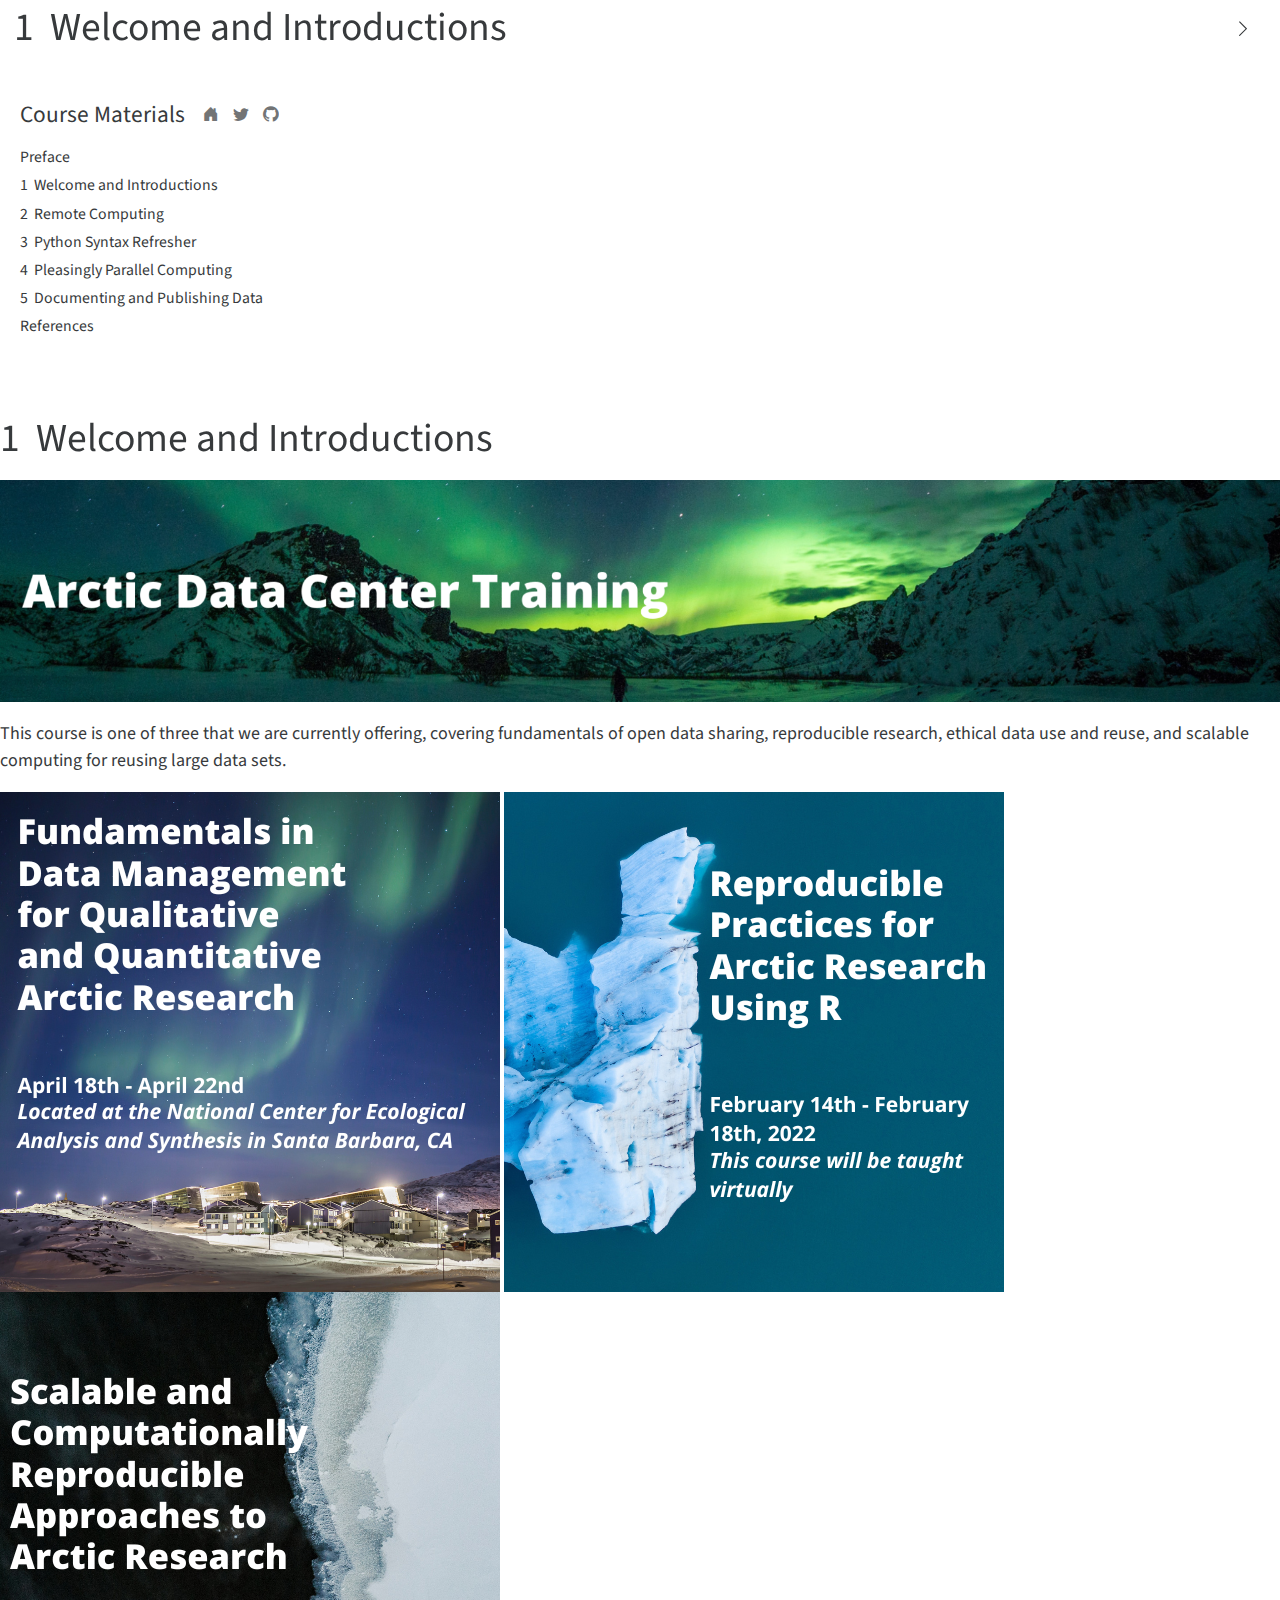
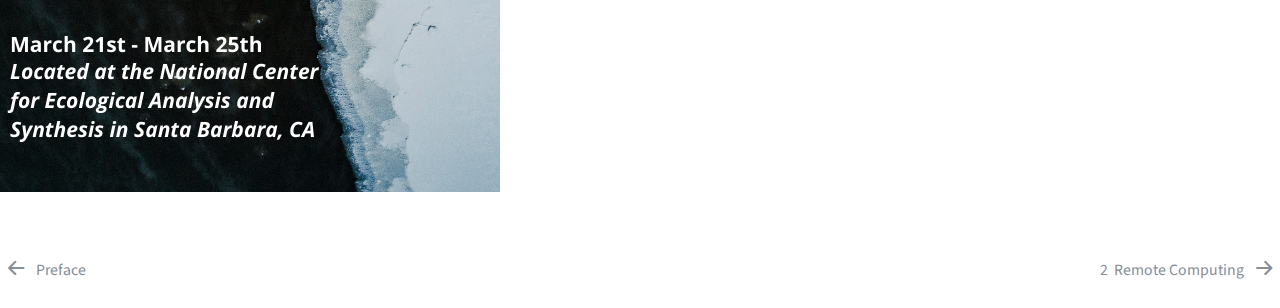
<file: sections/01-adc-intro.html>
<!DOCTYPE html>
<html xmlns="http://www.w3.org/1999/xhtml" lang="en" xml:lang="en"><head>

<meta charset="utf-8">
<meta name="generator" content="quarto-0.9.587">

<meta name="viewport" content="width=device-width, initial-scale=1.0, user-scalable=yes">


<title>Scalable and Computationally Reproducible Approaches to Arctic Research - 1&nbsp; Welcome and Introductions</title>
<style>
code{white-space: pre-wrap;}
span.smallcaps{font-variant: small-caps;}
span.underline{text-decoration: underline;}
div.column{display: inline-block; vertical-align: top; width: 50%;}
div.hanging-indent{margin-left: 1.5em; text-indent: -1.5em;}
ul.task-list{list-style: none;}
</style>


<script src="../site_libs/quarto-nav/quarto-nav.js"></script>
<script src="../site_libs/quarto-nav/headroom.min.js"></script>
<script src="../site_libs/clipboard/clipboard.min.js"></script>
<script src="../site_libs/quarto-search/autocomplete.umd.js"></script>
<script src="../site_libs/quarto-search/fuse.min.js"></script>
<script src="../site_libs/quarto-search/quarto-search.js"></script>
<meta name="quarto:offset" content="../">
<link href="../sections/02-remote-computing.html" rel="next">
<link href="../index.html" rel="prev">
<script src="../site_libs/quarto-html/quarto.js"></script>
<script src="../site_libs/quarto-html/popper.min.js"></script>
<script src="../site_libs/quarto-html/tippy.umd.min.js"></script>
<script src="../site_libs/quarto-html/anchor.min.js"></script>
<link href="../site_libs/quarto-html/tippy.css" rel="stylesheet">
<link href="../site_libs/quarto-html/quarto-syntax-highlighting.css" rel="stylesheet" id="quarto-text-highlighting-styles">
<script src="../site_libs/bootstrap/bootstrap.min.js"></script>
<link href="../site_libs/bootstrap/bootstrap-icons.css" rel="stylesheet">
<link href="../site_libs/bootstrap/bootstrap.min.css" rel="stylesheet">
<script id="quarto-search-options" type="application/json">{
  "location": "sidebar",
  "copy-button": false,
  "collapse-after": 3,
  "panel-placement": "start",
  "type": "textbox",
  "limit": 20,
  "language": {
    "search-no-results-text": "No results",
    "search-matching-documents-text": "matching documents",
    "search-copy-link-title": "Copy link to search",
    "search-hide-matches-text": "Hide additional matches",
    "search-more-match-text": "more match in this document",
    "search-more-matches-text": "more matches in this document",
    "search-clear-button-title": "Clear",
    "search-detached-cancel-button-title": "Cancel",
    "search-submit-button-title": "Submit"
  }
}</script>


</head>

<body class="nav-sidebar floating">

<div id="quarto-search-results"></div>
  <header id="quarto-header" class="headroom fixed-top">
  <nav class="quarto-secondary-nav" data-bs-toggle="collapse" data-bs-target="#quarto-sidebar" aria-controls="quarto-sidebar" aria-expanded="false" aria-label="Toggle sidebar navigation" onclick="if (window.quartoToggleHeadroom) { window.quartoToggleHeadroom(); }">
    <div class="container-fluid d-flex justify-content-between">
      <h1 class="quarto-secondary-nav-title"><span class="chapter-number">1</span>&nbsp; <span class="chapter-title">Welcome and Introductions</span></h1>
      <button type="button" class="quarto-btn-toggle btn" aria-label="Show secondary navigation">
        <i class="bi bi-chevron-right"></i>
      </button>
    </div>
  </nav>
</header>
<!-- content -->
<div id="quarto-content" class="quarto-container page-columns page-rows-contents page-layout-article">
<!-- sidebar -->
  <nav id="quarto-sidebar" class="sidebar collapse sidebar-navigation floating overflow-auto">
    <div class="pt-lg-2 mt-2 text-left sidebar-header">
    <div class="sidebar-title mb-0 py-0">
      <a href="../">Course Materials</a> 
        <div class="sidebar-tools-main tools-wide">
    <a href="https://arcticdata.io" title="" class="sidebar-tool px-1"><i class="bi bi-house-door-fill"></i></a>
    <a href="https://twitter.com/arcticdatactr" title="" class="sidebar-tool px-1"><i class="bi bi-twitter"></i></a>
    <a href="https://github.com/NCEAS/scalable-computing-course" title="" class="sidebar-tool px-1"><i class="bi bi-github"></i></a>
</div>
    </div>
      </div>
    <div class="sidebar-menu-container"> 
    <ul class="list-unstyled mt-1">
        <li class="sidebar-item">
  <div class="sidebar-item-container"> 
  <a href="../index.html" class="sidebar-item-text sidebar-link">Preface</a>
  </div>
</li>
        <li class="sidebar-item">
  <div class="sidebar-item-container"> 
  <a href="../sections/01-adc-intro.html" class="sidebar-item-text sidebar-link active"><span class="chapter-number">1</span>&nbsp; <span class="chapter-title">Welcome and Introductions</span></a>
  </div>
</li>
        <li class="sidebar-item">
  <div class="sidebar-item-container"> 
  <a href="../sections/02-remote-computing.html" class="sidebar-item-text sidebar-link"><span class="chapter-number">2</span>&nbsp; <span class="chapter-title">Remote Computing</span></a>
  </div>
</li>
        <li class="sidebar-item">
  <div class="sidebar-item-container"> 
  <a href="../sections/03-python-intro.html" class="sidebar-item-text sidebar-link"><span class="chapter-number">3</span>&nbsp; <span class="chapter-title">Python Syntax Refresher</span></a>
  </div>
</li>
        <li class="sidebar-item">
  <div class="sidebar-item-container"> 
  <a href="../sections/04-parallel-programming.html" class="sidebar-item-text sidebar-link"><span class="chapter-number">4</span>&nbsp; <span class="chapter-title">Pleasingly Parallel Computing</span></a>
  </div>
</li>
        <li class="sidebar-item">
  <div class="sidebar-item-container"> 
  <a href="../sections/05-adc-data-publishing.html" class="sidebar-item-text sidebar-link"><span class="chapter-number">5</span>&nbsp; <span class="chapter-title">Documenting and Publishing Data</span></a>
  </div>
</li>
        <li class="sidebar-item">
  <div class="sidebar-item-container"> 
  <a href="../sections/references.html" class="sidebar-item-text sidebar-link">References</a>
  </div>
</li>
    </ul>
    </div>
</nav>
<!-- margin-sidebar -->
    <div id="quarto-margin-sidebar" class="sidebar margin-sidebar">
        
    </div>
<!-- main -->
<main class="content" id="quarto-document-content">

<header id="title-block-header" class="quarto-title-block default">
<div class="quarto-title">
<h1 class="title d-none d-lg-block"><span class="chapter-number">1</span>&nbsp; <span class="chapter-title">Welcome and Introductions</span></h1>
</div>



<div class="quarto-title-meta">

    
    
  </div>
  

</header>

<p><img src="../images/adc-courses-banner.png" class="img-fluid"></p>
<p>This course is one of three that we are currently offering, covering fundamentals of open data sharing, reproducible research, ethical data use and reuse, and scalable computing for reusing large data sets.</p>
<p><img src="../images/adc-courses-fundamentals.png" class="img-fluid"> <img src="../images/adc-courses-repro-rsrch.png" class="img-fluid"> <img src="../images/adc-courses-scalable-comp.png" class="img-fluid"></p>



</main> <!-- /main -->
<script id="quarto-html-after-body" type="application/javascript">
window.document.addEventListener("DOMContentLoaded", function (event) {
  const icon = "";
  const anchorJS = new window.AnchorJS();
  anchorJS.options = {
    placement: 'right',
    icon: icon
  };
  anchorJS.add('.anchored');
  const clipboard = new window.ClipboardJS('.code-copy-button', {
    target: function(trigger) {
      return trigger.previousElementSibling;
    }
  });
  clipboard.on('success', function(e) {
    // button target
    const button = e.trigger;
    // don't keep focus
    button.blur();
    // flash "checked"
    button.classList.add('code-copy-button-checked');
    var currentTitle = button.getAttribute("title");
    button.setAttribute("title", "Copied!");
    setTimeout(function() {
      button.setAttribute("title", currentTitle);
      button.classList.remove('code-copy-button-checked');
    }, 1000);
    // clear code selection
    e.clearSelection();
  });
  function tippyHover(el, contentFn) {
    const config = {
      allowHTML: true,
      content: contentFn,
      maxWidth: 500,
      delay: 100,
      arrow: false,
      appendTo: function(el) {
          return el.parentElement;
      },
      interactive: true,
      interactiveBorder: 10,
      theme: 'quarto',
      placement: 'bottom-start'
    };
    window.tippy(el, config); 
  }
  const noterefs = window.document.querySelectorAll('a[role="doc-noteref"]');
  for (var i=0; i<noterefs.length; i++) {
    const ref = noterefs[i];
    tippyHover(ref, function() {
      let href = ref.getAttribute('href');
      try { href = new URL(href).hash; } catch {}
      const id = href.replace(/^#\/?/, "");
      const note = window.document.getElementById(id);
      return note.innerHTML;
    });
  }
  var bibliorefs = window.document.querySelectorAll('a[role="doc-biblioref"]');
  for (var i=0; i<bibliorefs.length; i++) {
    const ref = bibliorefs[i];
    const cites = ref.parentNode.getAttribute('data-cites').split(' ');
    tippyHover(ref, function() {
      var popup = window.document.createElement('div');
      cites.forEach(function(cite) {
        var citeDiv = window.document.createElement('div');
        citeDiv.classList.add('hanging-indent');
        citeDiv.classList.add('csl-entry');
        var biblioDiv = window.document.getElementById('ref-' + cite);
        if (biblioDiv) {
          citeDiv.innerHTML = biblioDiv.innerHTML;
        }
        popup.appendChild(citeDiv);
      });
      return popup.innerHTML;
    });
  }
});
</script>
<nav class="page-navigation">
  <div class="nav-page nav-page-previous">
      <a href="../index.html" class="pagination-link">
        <i class="bi bi-arrow-left-short"></i> <span class="nav-page-text">Preface</span>
      </a>          
  </div>
  <div class="nav-page nav-page-next">
      <a href="../sections/02-remote-computing.html" class="pagination-link">
        <span class="nav-page-text"><span class="chapter-number">2</span>&nbsp; <span class="chapter-title">Remote Computing</span></span> <i class="bi bi-arrow-right-short"></i>
      </a>
  </div>
</nav>
</div> <!-- /content -->



</body></html>
</file>
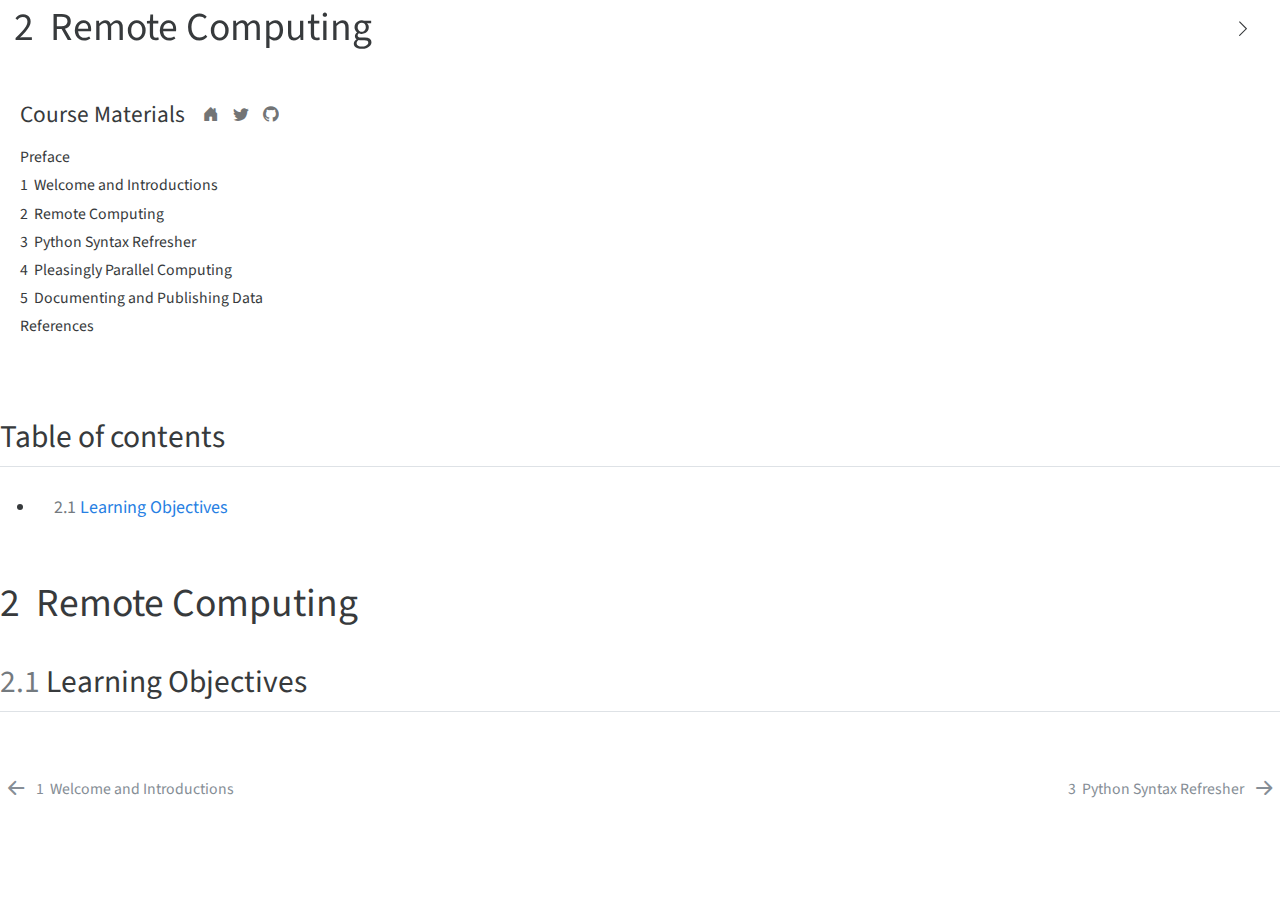
<file: sections/02-remote-computing.html>
<!DOCTYPE html>
<html xmlns="http://www.w3.org/1999/xhtml" lang="en" xml:lang="en"><head>

<meta charset="utf-8">
<meta name="generator" content="quarto-0.9.587">

<meta name="viewport" content="width=device-width, initial-scale=1.0, user-scalable=yes">


<title>Scalable and Computationally Reproducible Approaches to Arctic Research - 2&nbsp; Remote Computing</title>
<style>
code{white-space: pre-wrap;}
span.smallcaps{font-variant: small-caps;}
span.underline{text-decoration: underline;}
div.column{display: inline-block; vertical-align: top; width: 50%;}
div.hanging-indent{margin-left: 1.5em; text-indent: -1.5em;}
ul.task-list{list-style: none;}
</style>


<script src="../site_libs/quarto-nav/quarto-nav.js"></script>
<script src="../site_libs/quarto-nav/headroom.min.js"></script>
<script src="../site_libs/clipboard/clipboard.min.js"></script>
<script src="../site_libs/quarto-search/autocomplete.umd.js"></script>
<script src="../site_libs/quarto-search/fuse.min.js"></script>
<script src="../site_libs/quarto-search/quarto-search.js"></script>
<meta name="quarto:offset" content="../">
<link href="../sections/03-python-intro.html" rel="next">
<link href="../sections/01-adc-intro.html" rel="prev">
<script src="../site_libs/quarto-html/quarto.js"></script>
<script src="../site_libs/quarto-html/popper.min.js"></script>
<script src="../site_libs/quarto-html/tippy.umd.min.js"></script>
<script src="../site_libs/quarto-html/anchor.min.js"></script>
<link href="../site_libs/quarto-html/tippy.css" rel="stylesheet">
<link href="../site_libs/quarto-html/quarto-syntax-highlighting.css" rel="stylesheet" id="quarto-text-highlighting-styles">
<script src="../site_libs/bootstrap/bootstrap.min.js"></script>
<link href="../site_libs/bootstrap/bootstrap-icons.css" rel="stylesheet">
<link href="../site_libs/bootstrap/bootstrap.min.css" rel="stylesheet">
<script id="quarto-search-options" type="application/json">{
  "location": "sidebar",
  "copy-button": false,
  "collapse-after": 3,
  "panel-placement": "start",
  "type": "textbox",
  "limit": 20,
  "language": {
    "search-no-results-text": "No results",
    "search-matching-documents-text": "matching documents",
    "search-copy-link-title": "Copy link to search",
    "search-hide-matches-text": "Hide additional matches",
    "search-more-match-text": "more match in this document",
    "search-more-matches-text": "more matches in this document",
    "search-clear-button-title": "Clear",
    "search-detached-cancel-button-title": "Cancel",
    "search-submit-button-title": "Submit"
  }
}</script>


</head>

<body class="nav-sidebar floating">

<div id="quarto-search-results"></div>
  <header id="quarto-header" class="headroom fixed-top">
  <nav class="quarto-secondary-nav" data-bs-toggle="collapse" data-bs-target="#quarto-sidebar" aria-controls="quarto-sidebar" aria-expanded="false" aria-label="Toggle sidebar navigation" onclick="if (window.quartoToggleHeadroom) { window.quartoToggleHeadroom(); }">
    <div class="container-fluid d-flex justify-content-between">
      <h1 class="quarto-secondary-nav-title"><span class="chapter-number">2</span>&nbsp; <span class="chapter-title">Remote Computing</span></h1>
      <button type="button" class="quarto-btn-toggle btn" aria-label="Show secondary navigation">
        <i class="bi bi-chevron-right"></i>
      </button>
    </div>
  </nav>
</header>
<!-- content -->
<div id="quarto-content" class="quarto-container page-columns page-rows-contents page-layout-article">
<!-- sidebar -->
  <nav id="quarto-sidebar" class="sidebar collapse sidebar-navigation floating overflow-auto">
    <div class="pt-lg-2 mt-2 text-left sidebar-header">
    <div class="sidebar-title mb-0 py-0">
      <a href="../">Course Materials</a> 
        <div class="sidebar-tools-main tools-wide">
    <a href="https://arcticdata.io" title="" class="sidebar-tool px-1"><i class="bi bi-house-door-fill"></i></a>
    <a href="https://twitter.com/arcticdatactr" title="" class="sidebar-tool px-1"><i class="bi bi-twitter"></i></a>
    <a href="https://github.com/NCEAS/scalable-computing-course" title="" class="sidebar-tool px-1"><i class="bi bi-github"></i></a>
</div>
    </div>
      </div>
    <div class="sidebar-menu-container"> 
    <ul class="list-unstyled mt-1">
        <li class="sidebar-item">
  <div class="sidebar-item-container"> 
  <a href="../index.html" class="sidebar-item-text sidebar-link">Preface</a>
  </div>
</li>
        <li class="sidebar-item">
  <div class="sidebar-item-container"> 
  <a href="../sections/01-adc-intro.html" class="sidebar-item-text sidebar-link"><span class="chapter-number">1</span>&nbsp; <span class="chapter-title">Welcome and Introductions</span></a>
  </div>
</li>
        <li class="sidebar-item">
  <div class="sidebar-item-container"> 
  <a href="../sections/02-remote-computing.html" class="sidebar-item-text sidebar-link active"><span class="chapter-number">2</span>&nbsp; <span class="chapter-title">Remote Computing</span></a>
  </div>
</li>
        <li class="sidebar-item">
  <div class="sidebar-item-container"> 
  <a href="../sections/03-python-intro.html" class="sidebar-item-text sidebar-link"><span class="chapter-number">3</span>&nbsp; <span class="chapter-title">Python Syntax Refresher</span></a>
  </div>
</li>
        <li class="sidebar-item">
  <div class="sidebar-item-container"> 
  <a href="../sections/04-parallel-programming.html" class="sidebar-item-text sidebar-link"><span class="chapter-number">4</span>&nbsp; <span class="chapter-title">Pleasingly Parallel Computing</span></a>
  </div>
</li>
        <li class="sidebar-item">
  <div class="sidebar-item-container"> 
  <a href="../sections/05-adc-data-publishing.html" class="sidebar-item-text sidebar-link"><span class="chapter-number">5</span>&nbsp; <span class="chapter-title">Documenting and Publishing Data</span></a>
  </div>
</li>
        <li class="sidebar-item">
  <div class="sidebar-item-container"> 
  <a href="../sections/references.html" class="sidebar-item-text sidebar-link">References</a>
  </div>
</li>
    </ul>
    </div>
</nav>
<!-- margin-sidebar -->
    <div id="quarto-margin-sidebar" class="sidebar margin-sidebar">
        <nav id="TOC" role="doc-toc">
    <h2 id="toc-title">Table of contents</h2>
   
  <ul>
  <li><a href="#learning-objectives" id="toc-learning-objectives" class="nav-link active" data-scroll-target="#learning-objectives"> <span class="header-section-number">2.1</span> Learning Objectives</a></li>
  </ul>
</nav>
    </div>
<!-- main -->
<main class="content" id="quarto-document-content">

<header id="title-block-header" class="quarto-title-block default">
<div class="quarto-title">
<h1 class="title d-none d-lg-block"><span class="chapter-number">2</span>&nbsp; <span class="chapter-title">Remote Computing</span></h1>
</div>



<div class="quarto-title-meta">

    
    
  </div>
  

</header>

<section id="learning-objectives" class="level2" data-number="2.1">
<h2 data-number="2.1" class="anchored" data-anchor-id="learning-objectives"><span class="header-section-number">2.1</span> Learning Objectives</h2>


</section>

</main> <!-- /main -->
<script id="quarto-html-after-body" type="application/javascript">
window.document.addEventListener("DOMContentLoaded", function (event) {
  const icon = "";
  const anchorJS = new window.AnchorJS();
  anchorJS.options = {
    placement: 'right',
    icon: icon
  };
  anchorJS.add('.anchored');
  const clipboard = new window.ClipboardJS('.code-copy-button', {
    target: function(trigger) {
      return trigger.previousElementSibling;
    }
  });
  clipboard.on('success', function(e) {
    // button target
    const button = e.trigger;
    // don't keep focus
    button.blur();
    // flash "checked"
    button.classList.add('code-copy-button-checked');
    var currentTitle = button.getAttribute("title");
    button.setAttribute("title", "Copied!");
    setTimeout(function() {
      button.setAttribute("title", currentTitle);
      button.classList.remove('code-copy-button-checked');
    }, 1000);
    // clear code selection
    e.clearSelection();
  });
  function tippyHover(el, contentFn) {
    const config = {
      allowHTML: true,
      content: contentFn,
      maxWidth: 500,
      delay: 100,
      arrow: false,
      appendTo: function(el) {
          return el.parentElement;
      },
      interactive: true,
      interactiveBorder: 10,
      theme: 'quarto',
      placement: 'bottom-start'
    };
    window.tippy(el, config); 
  }
  const noterefs = window.document.querySelectorAll('a[role="doc-noteref"]');
  for (var i=0; i<noterefs.length; i++) {
    const ref = noterefs[i];
    tippyHover(ref, function() {
      let href = ref.getAttribute('href');
      try { href = new URL(href).hash; } catch {}
      const id = href.replace(/^#\/?/, "");
      const note = window.document.getElementById(id);
      return note.innerHTML;
    });
  }
  var bibliorefs = window.document.querySelectorAll('a[role="doc-biblioref"]');
  for (var i=0; i<bibliorefs.length; i++) {
    const ref = bibliorefs[i];
    const cites = ref.parentNode.getAttribute('data-cites').split(' ');
    tippyHover(ref, function() {
      var popup = window.document.createElement('div');
      cites.forEach(function(cite) {
        var citeDiv = window.document.createElement('div');
        citeDiv.classList.add('hanging-indent');
        citeDiv.classList.add('csl-entry');
        var biblioDiv = window.document.getElementById('ref-' + cite);
        if (biblioDiv) {
          citeDiv.innerHTML = biblioDiv.innerHTML;
        }
        popup.appendChild(citeDiv);
      });
      return popup.innerHTML;
    });
  }
});
</script>
<nav class="page-navigation">
  <div class="nav-page nav-page-previous">
      <a href="../sections/01-adc-intro.html" class="pagination-link">
        <i class="bi bi-arrow-left-short"></i> <span class="nav-page-text"><span class="chapter-number">1</span>&nbsp; <span class="chapter-title">Welcome and Introductions</span></span>
      </a>          
  </div>
  <div class="nav-page nav-page-next">
      <a href="../sections/03-python-intro.html" class="pagination-link">
        <span class="nav-page-text"><span class="chapter-number">3</span>&nbsp; <span class="chapter-title">Python Syntax Refresher</span></span> <i class="bi bi-arrow-right-short"></i>
      </a>
  </div>
</nav>
</div> <!-- /content -->



</body></html>
</file>
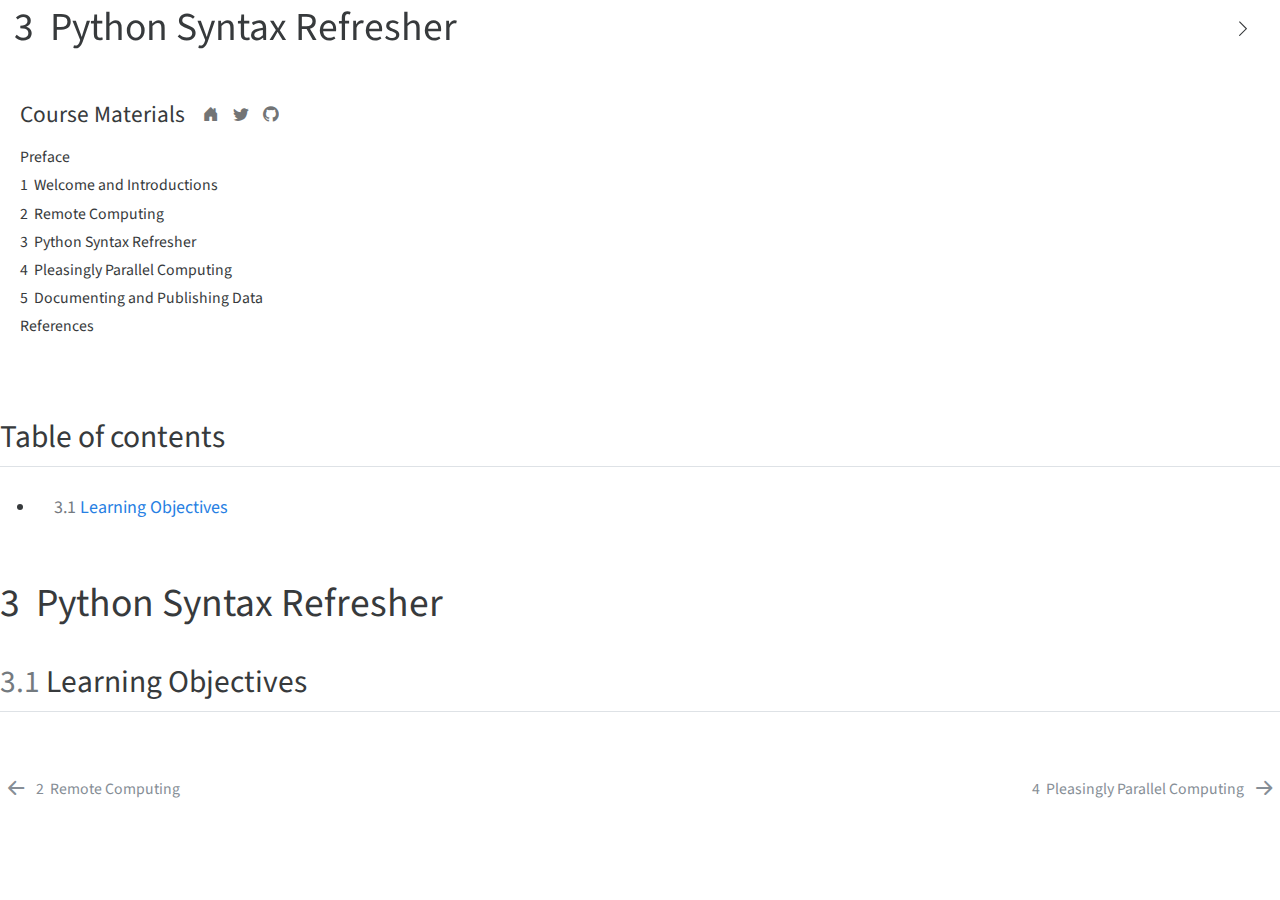
<file: sections/03-python-intro.html>
<!DOCTYPE html>
<html xmlns="http://www.w3.org/1999/xhtml" lang="en" xml:lang="en"><head>

<meta charset="utf-8">
<meta name="generator" content="quarto-0.9.587">

<meta name="viewport" content="width=device-width, initial-scale=1.0, user-scalable=yes">


<title>Scalable and Computationally Reproducible Approaches to Arctic Research - 3&nbsp; Python Syntax Refresher</title>
<style>
code{white-space: pre-wrap;}
span.smallcaps{font-variant: small-caps;}
span.underline{text-decoration: underline;}
div.column{display: inline-block; vertical-align: top; width: 50%;}
div.hanging-indent{margin-left: 1.5em; text-indent: -1.5em;}
ul.task-list{list-style: none;}
</style>


<script src="../site_libs/quarto-nav/quarto-nav.js"></script>
<script src="../site_libs/quarto-nav/headroom.min.js"></script>
<script src="../site_libs/clipboard/clipboard.min.js"></script>
<script src="../site_libs/quarto-search/autocomplete.umd.js"></script>
<script src="../site_libs/quarto-search/fuse.min.js"></script>
<script src="../site_libs/quarto-search/quarto-search.js"></script>
<meta name="quarto:offset" content="../">
<link href="../sections/04-parallel-programming.html" rel="next">
<link href="../sections/02-remote-computing.html" rel="prev">
<script src="../site_libs/quarto-html/quarto.js"></script>
<script src="../site_libs/quarto-html/popper.min.js"></script>
<script src="../site_libs/quarto-html/tippy.umd.min.js"></script>
<script src="../site_libs/quarto-html/anchor.min.js"></script>
<link href="../site_libs/quarto-html/tippy.css" rel="stylesheet">
<link href="../site_libs/quarto-html/quarto-syntax-highlighting.css" rel="stylesheet" id="quarto-text-highlighting-styles">
<script src="../site_libs/bootstrap/bootstrap.min.js"></script>
<link href="../site_libs/bootstrap/bootstrap-icons.css" rel="stylesheet">
<link href="../site_libs/bootstrap/bootstrap.min.css" rel="stylesheet">
<script id="quarto-search-options" type="application/json">{
  "location": "sidebar",
  "copy-button": false,
  "collapse-after": 3,
  "panel-placement": "start",
  "type": "textbox",
  "limit": 20,
  "language": {
    "search-no-results-text": "No results",
    "search-matching-documents-text": "matching documents",
    "search-copy-link-title": "Copy link to search",
    "search-hide-matches-text": "Hide additional matches",
    "search-more-match-text": "more match in this document",
    "search-more-matches-text": "more matches in this document",
    "search-clear-button-title": "Clear",
    "search-detached-cancel-button-title": "Cancel",
    "search-submit-button-title": "Submit"
  }
}</script>


</head>

<body class="nav-sidebar floating">

<div id="quarto-search-results"></div>
  <header id="quarto-header" class="headroom fixed-top">
  <nav class="quarto-secondary-nav" data-bs-toggle="collapse" data-bs-target="#quarto-sidebar" aria-controls="quarto-sidebar" aria-expanded="false" aria-label="Toggle sidebar navigation" onclick="if (window.quartoToggleHeadroom) { window.quartoToggleHeadroom(); }">
    <div class="container-fluid d-flex justify-content-between">
      <h1 class="quarto-secondary-nav-title"><span class="chapter-number">3</span>&nbsp; <span class="chapter-title">Python Syntax Refresher</span></h1>
      <button type="button" class="quarto-btn-toggle btn" aria-label="Show secondary navigation">
        <i class="bi bi-chevron-right"></i>
      </button>
    </div>
  </nav>
</header>
<!-- content -->
<div id="quarto-content" class="quarto-container page-columns page-rows-contents page-layout-article">
<!-- sidebar -->
  <nav id="quarto-sidebar" class="sidebar collapse sidebar-navigation floating overflow-auto">
    <div class="pt-lg-2 mt-2 text-left sidebar-header">
    <div class="sidebar-title mb-0 py-0">
      <a href="../">Course Materials</a> 
        <div class="sidebar-tools-main tools-wide">
    <a href="https://arcticdata.io" title="" class="sidebar-tool px-1"><i class="bi bi-house-door-fill"></i></a>
    <a href="https://twitter.com/arcticdatactr" title="" class="sidebar-tool px-1"><i class="bi bi-twitter"></i></a>
    <a href="https://github.com/NCEAS/scalable-computing-course" title="" class="sidebar-tool px-1"><i class="bi bi-github"></i></a>
</div>
    </div>
      </div>
    <div class="sidebar-menu-container"> 
    <ul class="list-unstyled mt-1">
        <li class="sidebar-item">
  <div class="sidebar-item-container"> 
  <a href="../index.html" class="sidebar-item-text sidebar-link">Preface</a>
  </div>
</li>
        <li class="sidebar-item">
  <div class="sidebar-item-container"> 
  <a href="../sections/01-adc-intro.html" class="sidebar-item-text sidebar-link"><span class="chapter-number">1</span>&nbsp; <span class="chapter-title">Welcome and Introductions</span></a>
  </div>
</li>
        <li class="sidebar-item">
  <div class="sidebar-item-container"> 
  <a href="../sections/02-remote-computing.html" class="sidebar-item-text sidebar-link"><span class="chapter-number">2</span>&nbsp; <span class="chapter-title">Remote Computing</span></a>
  </div>
</li>
        <li class="sidebar-item">
  <div class="sidebar-item-container"> 
  <a href="../sections/03-python-intro.html" class="sidebar-item-text sidebar-link active"><span class="chapter-number">3</span>&nbsp; <span class="chapter-title">Python Syntax Refresher</span></a>
  </div>
</li>
        <li class="sidebar-item">
  <div class="sidebar-item-container"> 
  <a href="../sections/04-parallel-programming.html" class="sidebar-item-text sidebar-link"><span class="chapter-number">4</span>&nbsp; <span class="chapter-title">Pleasingly Parallel Computing</span></a>
  </div>
</li>
        <li class="sidebar-item">
  <div class="sidebar-item-container"> 
  <a href="../sections/05-adc-data-publishing.html" class="sidebar-item-text sidebar-link"><span class="chapter-number">5</span>&nbsp; <span class="chapter-title">Documenting and Publishing Data</span></a>
  </div>
</li>
        <li class="sidebar-item">
  <div class="sidebar-item-container"> 
  <a href="../sections/references.html" class="sidebar-item-text sidebar-link">References</a>
  </div>
</li>
    </ul>
    </div>
</nav>
<!-- margin-sidebar -->
    <div id="quarto-margin-sidebar" class="sidebar margin-sidebar">
        <nav id="TOC" role="doc-toc">
    <h2 id="toc-title">Table of contents</h2>
   
  <ul>
  <li><a href="#learning-objectives" id="toc-learning-objectives" class="nav-link active" data-scroll-target="#learning-objectives"> <span class="header-section-number">3.1</span> Learning Objectives</a></li>
  </ul>
</nav>
    </div>
<!-- main -->
<main class="content" id="quarto-document-content">

<header id="title-block-header" class="quarto-title-block default">
<div class="quarto-title">
<h1 class="title d-none d-lg-block"><span class="chapter-number">3</span>&nbsp; <span class="chapter-title">Python Syntax Refresher</span></h1>
</div>



<div class="quarto-title-meta">

    
    
  </div>
  

</header>

<section id="learning-objectives" class="level2" data-number="3.1">
<h2 data-number="3.1" class="anchored" data-anchor-id="learning-objectives"><span class="header-section-number">3.1</span> Learning Objectives</h2>


</section>

</main> <!-- /main -->
<script id="quarto-html-after-body" type="application/javascript">
window.document.addEventListener("DOMContentLoaded", function (event) {
  const icon = "";
  const anchorJS = new window.AnchorJS();
  anchorJS.options = {
    placement: 'right',
    icon: icon
  };
  anchorJS.add('.anchored');
  const clipboard = new window.ClipboardJS('.code-copy-button', {
    target: function(trigger) {
      return trigger.previousElementSibling;
    }
  });
  clipboard.on('success', function(e) {
    // button target
    const button = e.trigger;
    // don't keep focus
    button.blur();
    // flash "checked"
    button.classList.add('code-copy-button-checked');
    var currentTitle = button.getAttribute("title");
    button.setAttribute("title", "Copied!");
    setTimeout(function() {
      button.setAttribute("title", currentTitle);
      button.classList.remove('code-copy-button-checked');
    }, 1000);
    // clear code selection
    e.clearSelection();
  });
  function tippyHover(el, contentFn) {
    const config = {
      allowHTML: true,
      content: contentFn,
      maxWidth: 500,
      delay: 100,
      arrow: false,
      appendTo: function(el) {
          return el.parentElement;
      },
      interactive: true,
      interactiveBorder: 10,
      theme: 'quarto',
      placement: 'bottom-start'
    };
    window.tippy(el, config); 
  }
  const noterefs = window.document.querySelectorAll('a[role="doc-noteref"]');
  for (var i=0; i<noterefs.length; i++) {
    const ref = noterefs[i];
    tippyHover(ref, function() {
      let href = ref.getAttribute('href');
      try { href = new URL(href).hash; } catch {}
      const id = href.replace(/^#\/?/, "");
      const note = window.document.getElementById(id);
      return note.innerHTML;
    });
  }
  var bibliorefs = window.document.querySelectorAll('a[role="doc-biblioref"]');
  for (var i=0; i<bibliorefs.length; i++) {
    const ref = bibliorefs[i];
    const cites = ref.parentNode.getAttribute('data-cites').split(' ');
    tippyHover(ref, function() {
      var popup = window.document.createElement('div');
      cites.forEach(function(cite) {
        var citeDiv = window.document.createElement('div');
        citeDiv.classList.add('hanging-indent');
        citeDiv.classList.add('csl-entry');
        var biblioDiv = window.document.getElementById('ref-' + cite);
        if (biblioDiv) {
          citeDiv.innerHTML = biblioDiv.innerHTML;
        }
        popup.appendChild(citeDiv);
      });
      return popup.innerHTML;
    });
  }
});
</script>
<nav class="page-navigation">
  <div class="nav-page nav-page-previous">
      <a href="../sections/02-remote-computing.html" class="pagination-link">
        <i class="bi bi-arrow-left-short"></i> <span class="nav-page-text"><span class="chapter-number">2</span>&nbsp; <span class="chapter-title">Remote Computing</span></span>
      </a>          
  </div>
  <div class="nav-page nav-page-next">
      <a href="../sections/04-parallel-programming.html" class="pagination-link">
        <span class="nav-page-text"><span class="chapter-number">4</span>&nbsp; <span class="chapter-title">Pleasingly Parallel Computing</span></span> <i class="bi bi-arrow-right-short"></i>
      </a>
  </div>
</nav>
</div> <!-- /content -->



</body></html>
</file>
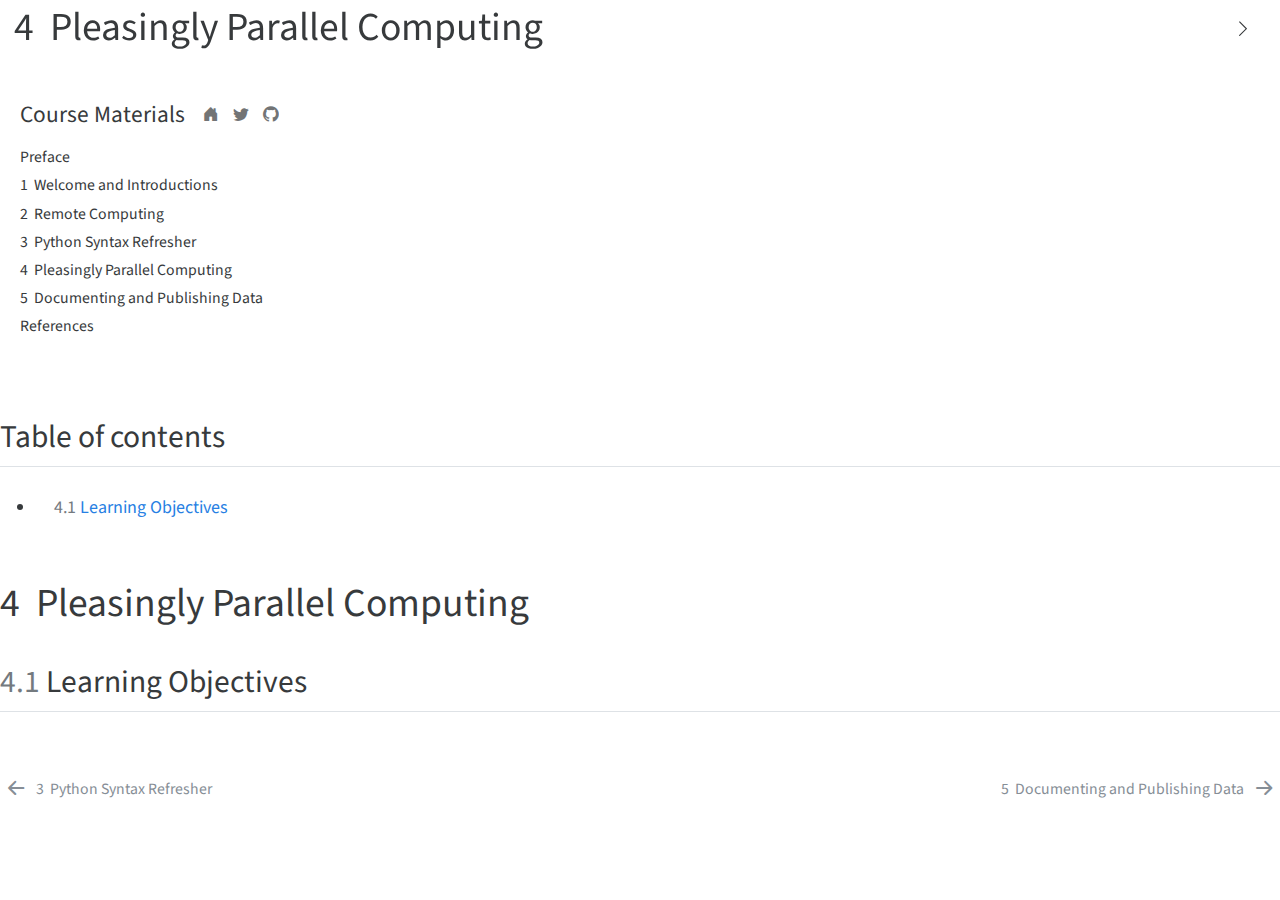
<file: sections/04-parallel-programming.html>
<!DOCTYPE html>
<html xmlns="http://www.w3.org/1999/xhtml" lang="en" xml:lang="en"><head>

<meta charset="utf-8">
<meta name="generator" content="quarto-0.9.587">

<meta name="viewport" content="width=device-width, initial-scale=1.0, user-scalable=yes">


<title>Scalable and Computationally Reproducible Approaches to Arctic Research - 4&nbsp; Pleasingly Parallel Computing</title>
<style>
code{white-space: pre-wrap;}
span.smallcaps{font-variant: small-caps;}
span.underline{text-decoration: underline;}
div.column{display: inline-block; vertical-align: top; width: 50%;}
div.hanging-indent{margin-left: 1.5em; text-indent: -1.5em;}
ul.task-list{list-style: none;}
</style>


<script src="../site_libs/quarto-nav/quarto-nav.js"></script>
<script src="../site_libs/quarto-nav/headroom.min.js"></script>
<script src="../site_libs/clipboard/clipboard.min.js"></script>
<script src="../site_libs/quarto-search/autocomplete.umd.js"></script>
<script src="../site_libs/quarto-search/fuse.min.js"></script>
<script src="../site_libs/quarto-search/quarto-search.js"></script>
<meta name="quarto:offset" content="../">
<link href="../sections/05-adc-data-publishing.html" rel="next">
<link href="../sections/03-python-intro.html" rel="prev">
<script src="../site_libs/quarto-html/quarto.js"></script>
<script src="../site_libs/quarto-html/popper.min.js"></script>
<script src="../site_libs/quarto-html/tippy.umd.min.js"></script>
<script src="../site_libs/quarto-html/anchor.min.js"></script>
<link href="../site_libs/quarto-html/tippy.css" rel="stylesheet">
<link href="../site_libs/quarto-html/quarto-syntax-highlighting.css" rel="stylesheet" id="quarto-text-highlighting-styles">
<script src="../site_libs/bootstrap/bootstrap.min.js"></script>
<link href="../site_libs/bootstrap/bootstrap-icons.css" rel="stylesheet">
<link href="../site_libs/bootstrap/bootstrap.min.css" rel="stylesheet">
<script id="quarto-search-options" type="application/json">{
  "location": "sidebar",
  "copy-button": false,
  "collapse-after": 3,
  "panel-placement": "start",
  "type": "textbox",
  "limit": 20,
  "language": {
    "search-no-results-text": "No results",
    "search-matching-documents-text": "matching documents",
    "search-copy-link-title": "Copy link to search",
    "search-hide-matches-text": "Hide additional matches",
    "search-more-match-text": "more match in this document",
    "search-more-matches-text": "more matches in this document",
    "search-clear-button-title": "Clear",
    "search-detached-cancel-button-title": "Cancel",
    "search-submit-button-title": "Submit"
  }
}</script>


</head>

<body class="nav-sidebar floating">

<div id="quarto-search-results"></div>
  <header id="quarto-header" class="headroom fixed-top">
  <nav class="quarto-secondary-nav" data-bs-toggle="collapse" data-bs-target="#quarto-sidebar" aria-controls="quarto-sidebar" aria-expanded="false" aria-label="Toggle sidebar navigation" onclick="if (window.quartoToggleHeadroom) { window.quartoToggleHeadroom(); }">
    <div class="container-fluid d-flex justify-content-between">
      <h1 class="quarto-secondary-nav-title"><span class="chapter-number">4</span>&nbsp; <span class="chapter-title">Pleasingly Parallel Computing</span></h1>
      <button type="button" class="quarto-btn-toggle btn" aria-label="Show secondary navigation">
        <i class="bi bi-chevron-right"></i>
      </button>
    </div>
  </nav>
</header>
<!-- content -->
<div id="quarto-content" class="quarto-container page-columns page-rows-contents page-layout-article">
<!-- sidebar -->
  <nav id="quarto-sidebar" class="sidebar collapse sidebar-navigation floating overflow-auto">
    <div class="pt-lg-2 mt-2 text-left sidebar-header">
    <div class="sidebar-title mb-0 py-0">
      <a href="../">Course Materials</a> 
        <div class="sidebar-tools-main tools-wide">
    <a href="https://arcticdata.io" title="" class="sidebar-tool px-1"><i class="bi bi-house-door-fill"></i></a>
    <a href="https://twitter.com/arcticdatactr" title="" class="sidebar-tool px-1"><i class="bi bi-twitter"></i></a>
    <a href="https://github.com/NCEAS/scalable-computing-course" title="" class="sidebar-tool px-1"><i class="bi bi-github"></i></a>
</div>
    </div>
      </div>
    <div class="sidebar-menu-container"> 
    <ul class="list-unstyled mt-1">
        <li class="sidebar-item">
  <div class="sidebar-item-container"> 
  <a href="../index.html" class="sidebar-item-text sidebar-link">Preface</a>
  </div>
</li>
        <li class="sidebar-item">
  <div class="sidebar-item-container"> 
  <a href="../sections/01-adc-intro.html" class="sidebar-item-text sidebar-link"><span class="chapter-number">1</span>&nbsp; <span class="chapter-title">Welcome and Introductions</span></a>
  </div>
</li>
        <li class="sidebar-item">
  <div class="sidebar-item-container"> 
  <a href="../sections/02-remote-computing.html" class="sidebar-item-text sidebar-link"><span class="chapter-number">2</span>&nbsp; <span class="chapter-title">Remote Computing</span></a>
  </div>
</li>
        <li class="sidebar-item">
  <div class="sidebar-item-container"> 
  <a href="../sections/03-python-intro.html" class="sidebar-item-text sidebar-link"><span class="chapter-number">3</span>&nbsp; <span class="chapter-title">Python Syntax Refresher</span></a>
  </div>
</li>
        <li class="sidebar-item">
  <div class="sidebar-item-container"> 
  <a href="../sections/04-parallel-programming.html" class="sidebar-item-text sidebar-link active"><span class="chapter-number">4</span>&nbsp; <span class="chapter-title">Pleasingly Parallel Computing</span></a>
  </div>
</li>
        <li class="sidebar-item">
  <div class="sidebar-item-container"> 
  <a href="../sections/05-adc-data-publishing.html" class="sidebar-item-text sidebar-link"><span class="chapter-number">5</span>&nbsp; <span class="chapter-title">Documenting and Publishing Data</span></a>
  </div>
</li>
        <li class="sidebar-item">
  <div class="sidebar-item-container"> 
  <a href="../sections/references.html" class="sidebar-item-text sidebar-link">References</a>
  </div>
</li>
    </ul>
    </div>
</nav>
<!-- margin-sidebar -->
    <div id="quarto-margin-sidebar" class="sidebar margin-sidebar">
        <nav id="TOC" role="doc-toc">
    <h2 id="toc-title">Table of contents</h2>
   
  <ul>
  <li><a href="#learning-objectives" id="toc-learning-objectives" class="nav-link active" data-scroll-target="#learning-objectives"> <span class="header-section-number">4.1</span> Learning Objectives</a></li>
  </ul>
</nav>
    </div>
<!-- main -->
<main class="content" id="quarto-document-content">

<header id="title-block-header" class="quarto-title-block default">
<div class="quarto-title">
<h1 class="title d-none d-lg-block"><span class="chapter-number">4</span>&nbsp; <span class="chapter-title">Pleasingly Parallel Computing</span></h1>
</div>



<div class="quarto-title-meta">

    
    
  </div>
  

</header>

<section id="learning-objectives" class="level2" data-number="4.1">
<h2 data-number="4.1" class="anchored" data-anchor-id="learning-objectives"><span class="header-section-number">4.1</span> Learning Objectives</h2>


</section>

</main> <!-- /main -->
<script id="quarto-html-after-body" type="application/javascript">
window.document.addEventListener("DOMContentLoaded", function (event) {
  const icon = "";
  const anchorJS = new window.AnchorJS();
  anchorJS.options = {
    placement: 'right',
    icon: icon
  };
  anchorJS.add('.anchored');
  const clipboard = new window.ClipboardJS('.code-copy-button', {
    target: function(trigger) {
      return trigger.previousElementSibling;
    }
  });
  clipboard.on('success', function(e) {
    // button target
    const button = e.trigger;
    // don't keep focus
    button.blur();
    // flash "checked"
    button.classList.add('code-copy-button-checked');
    var currentTitle = button.getAttribute("title");
    button.setAttribute("title", "Copied!");
    setTimeout(function() {
      button.setAttribute("title", currentTitle);
      button.classList.remove('code-copy-button-checked');
    }, 1000);
    // clear code selection
    e.clearSelection();
  });
  function tippyHover(el, contentFn) {
    const config = {
      allowHTML: true,
      content: contentFn,
      maxWidth: 500,
      delay: 100,
      arrow: false,
      appendTo: function(el) {
          return el.parentElement;
      },
      interactive: true,
      interactiveBorder: 10,
      theme: 'quarto',
      placement: 'bottom-start'
    };
    window.tippy(el, config); 
  }
  const noterefs = window.document.querySelectorAll('a[role="doc-noteref"]');
  for (var i=0; i<noterefs.length; i++) {
    const ref = noterefs[i];
    tippyHover(ref, function() {
      let href = ref.getAttribute('href');
      try { href = new URL(href).hash; } catch {}
      const id = href.replace(/^#\/?/, "");
      const note = window.document.getElementById(id);
      return note.innerHTML;
    });
  }
  var bibliorefs = window.document.querySelectorAll('a[role="doc-biblioref"]');
  for (var i=0; i<bibliorefs.length; i++) {
    const ref = bibliorefs[i];
    const cites = ref.parentNode.getAttribute('data-cites').split(' ');
    tippyHover(ref, function() {
      var popup = window.document.createElement('div');
      cites.forEach(function(cite) {
        var citeDiv = window.document.createElement('div');
        citeDiv.classList.add('hanging-indent');
        citeDiv.classList.add('csl-entry');
        var biblioDiv = window.document.getElementById('ref-' + cite);
        if (biblioDiv) {
          citeDiv.innerHTML = biblioDiv.innerHTML;
        }
        popup.appendChild(citeDiv);
      });
      return popup.innerHTML;
    });
  }
});
</script>
<nav class="page-navigation">
  <div class="nav-page nav-page-previous">
      <a href="../sections/03-python-intro.html" class="pagination-link">
        <i class="bi bi-arrow-left-short"></i> <span class="nav-page-text"><span class="chapter-number">3</span>&nbsp; <span class="chapter-title">Python Syntax Refresher</span></span>
      </a>          
  </div>
  <div class="nav-page nav-page-next">
      <a href="../sections/05-adc-data-publishing.html" class="pagination-link">
        <span class="nav-page-text"><span class="chapter-number">5</span>&nbsp; <span class="chapter-title">Documenting and Publishing Data</span></span> <i class="bi bi-arrow-right-short"></i>
      </a>
  </div>
</nav>
</div> <!-- /content -->



</body></html>
</file>
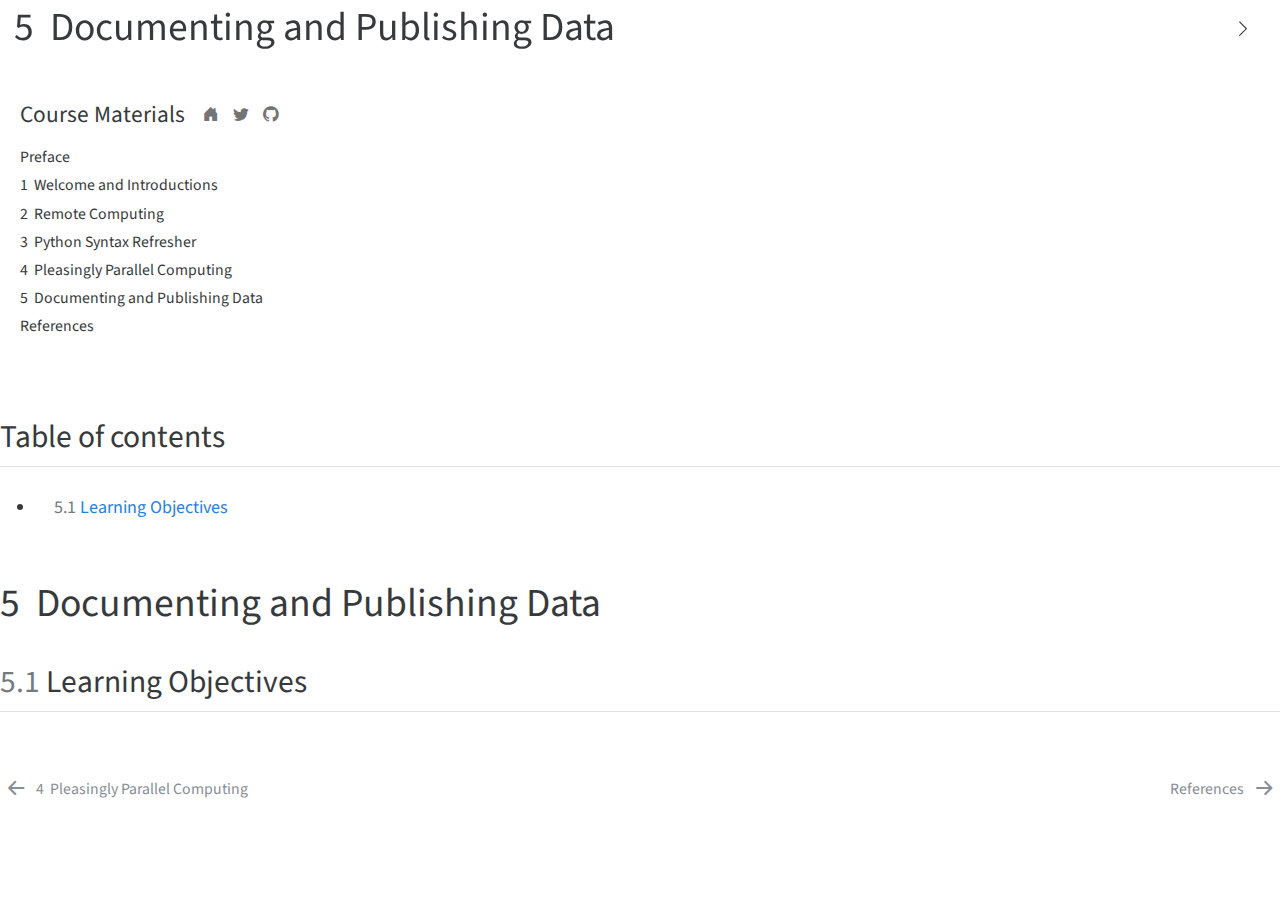
<file: sections/05-adc-data-publishing.html>
<!DOCTYPE html>
<html xmlns="http://www.w3.org/1999/xhtml" lang="en" xml:lang="en"><head>

<meta charset="utf-8">
<meta name="generator" content="quarto-0.9.587">

<meta name="viewport" content="width=device-width, initial-scale=1.0, user-scalable=yes">


<title>Scalable and Computationally Reproducible Approaches to Arctic Research - 5&nbsp; Documenting and Publishing Data</title>
<style>
code{white-space: pre-wrap;}
span.smallcaps{font-variant: small-caps;}
span.underline{text-decoration: underline;}
div.column{display: inline-block; vertical-align: top; width: 50%;}
div.hanging-indent{margin-left: 1.5em; text-indent: -1.5em;}
ul.task-list{list-style: none;}
</style>


<script src="../site_libs/quarto-nav/quarto-nav.js"></script>
<script src="../site_libs/quarto-nav/headroom.min.js"></script>
<script src="../site_libs/clipboard/clipboard.min.js"></script>
<script src="../site_libs/quarto-search/autocomplete.umd.js"></script>
<script src="../site_libs/quarto-search/fuse.min.js"></script>
<script src="../site_libs/quarto-search/quarto-search.js"></script>
<meta name="quarto:offset" content="../">
<link href="../sections/references.html" rel="next">
<link href="../sections/04-parallel-programming.html" rel="prev">
<script src="../site_libs/quarto-html/quarto.js"></script>
<script src="../site_libs/quarto-html/popper.min.js"></script>
<script src="../site_libs/quarto-html/tippy.umd.min.js"></script>
<script src="../site_libs/quarto-html/anchor.min.js"></script>
<link href="../site_libs/quarto-html/tippy.css" rel="stylesheet">
<link href="../site_libs/quarto-html/quarto-syntax-highlighting.css" rel="stylesheet" id="quarto-text-highlighting-styles">
<script src="../site_libs/bootstrap/bootstrap.min.js"></script>
<link href="../site_libs/bootstrap/bootstrap-icons.css" rel="stylesheet">
<link href="../site_libs/bootstrap/bootstrap.min.css" rel="stylesheet">
<script id="quarto-search-options" type="application/json">{
  "location": "sidebar",
  "copy-button": false,
  "collapse-after": 3,
  "panel-placement": "start",
  "type": "textbox",
  "limit": 20,
  "language": {
    "search-no-results-text": "No results",
    "search-matching-documents-text": "matching documents",
    "search-copy-link-title": "Copy link to search",
    "search-hide-matches-text": "Hide additional matches",
    "search-more-match-text": "more match in this document",
    "search-more-matches-text": "more matches in this document",
    "search-clear-button-title": "Clear",
    "search-detached-cancel-button-title": "Cancel",
    "search-submit-button-title": "Submit"
  }
}</script>


</head>

<body class="nav-sidebar floating">

<div id="quarto-search-results"></div>
  <header id="quarto-header" class="headroom fixed-top">
  <nav class="quarto-secondary-nav" data-bs-toggle="collapse" data-bs-target="#quarto-sidebar" aria-controls="quarto-sidebar" aria-expanded="false" aria-label="Toggle sidebar navigation" onclick="if (window.quartoToggleHeadroom) { window.quartoToggleHeadroom(); }">
    <div class="container-fluid d-flex justify-content-between">
      <h1 class="quarto-secondary-nav-title"><span class="chapter-number">5</span>&nbsp; <span class="chapter-title">Documenting and Publishing Data</span></h1>
      <button type="button" class="quarto-btn-toggle btn" aria-label="Show secondary navigation">
        <i class="bi bi-chevron-right"></i>
      </button>
    </div>
  </nav>
</header>
<!-- content -->
<div id="quarto-content" class="quarto-container page-columns page-rows-contents page-layout-article">
<!-- sidebar -->
  <nav id="quarto-sidebar" class="sidebar collapse sidebar-navigation floating overflow-auto">
    <div class="pt-lg-2 mt-2 text-left sidebar-header">
    <div class="sidebar-title mb-0 py-0">
      <a href="../">Course Materials</a> 
        <div class="sidebar-tools-main tools-wide">
    <a href="https://arcticdata.io" title="" class="sidebar-tool px-1"><i class="bi bi-house-door-fill"></i></a>
    <a href="https://twitter.com/arcticdatactr" title="" class="sidebar-tool px-1"><i class="bi bi-twitter"></i></a>
    <a href="https://github.com/NCEAS/scalable-computing-course" title="" class="sidebar-tool px-1"><i class="bi bi-github"></i></a>
</div>
    </div>
      </div>
    <div class="sidebar-menu-container"> 
    <ul class="list-unstyled mt-1">
        <li class="sidebar-item">
  <div class="sidebar-item-container"> 
  <a href="../index.html" class="sidebar-item-text sidebar-link">Preface</a>
  </div>
</li>
        <li class="sidebar-item">
  <div class="sidebar-item-container"> 
  <a href="../sections/01-adc-intro.html" class="sidebar-item-text sidebar-link"><span class="chapter-number">1</span>&nbsp; <span class="chapter-title">Welcome and Introductions</span></a>
  </div>
</li>
        <li class="sidebar-item">
  <div class="sidebar-item-container"> 
  <a href="../sections/02-remote-computing.html" class="sidebar-item-text sidebar-link"><span class="chapter-number">2</span>&nbsp; <span class="chapter-title">Remote Computing</span></a>
  </div>
</li>
        <li class="sidebar-item">
  <div class="sidebar-item-container"> 
  <a href="../sections/03-python-intro.html" class="sidebar-item-text sidebar-link"><span class="chapter-number">3</span>&nbsp; <span class="chapter-title">Python Syntax Refresher</span></a>
  </div>
</li>
        <li class="sidebar-item">
  <div class="sidebar-item-container"> 
  <a href="../sections/04-parallel-programming.html" class="sidebar-item-text sidebar-link"><span class="chapter-number">4</span>&nbsp; <span class="chapter-title">Pleasingly Parallel Computing</span></a>
  </div>
</li>
        <li class="sidebar-item">
  <div class="sidebar-item-container"> 
  <a href="../sections/05-adc-data-publishing.html" class="sidebar-item-text sidebar-link active"><span class="chapter-number">5</span>&nbsp; <span class="chapter-title">Documenting and Publishing Data</span></a>
  </div>
</li>
        <li class="sidebar-item">
  <div class="sidebar-item-container"> 
  <a href="../sections/references.html" class="sidebar-item-text sidebar-link">References</a>
  </div>
</li>
    </ul>
    </div>
</nav>
<!-- margin-sidebar -->
    <div id="quarto-margin-sidebar" class="sidebar margin-sidebar">
        <nav id="TOC" role="doc-toc">
    <h2 id="toc-title">Table of contents</h2>
   
  <ul>
  <li><a href="#learning-objectives" id="toc-learning-objectives" class="nav-link active" data-scroll-target="#learning-objectives"> <span class="header-section-number">5.1</span> Learning Objectives</a></li>
  </ul>
</nav>
    </div>
<!-- main -->
<main class="content" id="quarto-document-content">

<header id="title-block-header" class="quarto-title-block default">
<div class="quarto-title">
<h1 class="title d-none d-lg-block"><span class="chapter-number">5</span>&nbsp; <span class="chapter-title">Documenting and Publishing Data</span></h1>
</div>



<div class="quarto-title-meta">

    
    
  </div>
  

</header>

<section id="learning-objectives" class="level2" data-number="5.1">
<h2 data-number="5.1" class="anchored" data-anchor-id="learning-objectives"><span class="header-section-number">5.1</span> Learning Objectives</h2>


</section>

</main> <!-- /main -->
<script id="quarto-html-after-body" type="application/javascript">
window.document.addEventListener("DOMContentLoaded", function (event) {
  const icon = "";
  const anchorJS = new window.AnchorJS();
  anchorJS.options = {
    placement: 'right',
    icon: icon
  };
  anchorJS.add('.anchored');
  const clipboard = new window.ClipboardJS('.code-copy-button', {
    target: function(trigger) {
      return trigger.previousElementSibling;
    }
  });
  clipboard.on('success', function(e) {
    // button target
    const button = e.trigger;
    // don't keep focus
    button.blur();
    // flash "checked"
    button.classList.add('code-copy-button-checked');
    var currentTitle = button.getAttribute("title");
    button.setAttribute("title", "Copied!");
    setTimeout(function() {
      button.setAttribute("title", currentTitle);
      button.classList.remove('code-copy-button-checked');
    }, 1000);
    // clear code selection
    e.clearSelection();
  });
  function tippyHover(el, contentFn) {
    const config = {
      allowHTML: true,
      content: contentFn,
      maxWidth: 500,
      delay: 100,
      arrow: false,
      appendTo: function(el) {
          return el.parentElement;
      },
      interactive: true,
      interactiveBorder: 10,
      theme: 'quarto',
      placement: 'bottom-start'
    };
    window.tippy(el, config); 
  }
  const noterefs = window.document.querySelectorAll('a[role="doc-noteref"]');
  for (var i=0; i<noterefs.length; i++) {
    const ref = noterefs[i];
    tippyHover(ref, function() {
      let href = ref.getAttribute('href');
      try { href = new URL(href).hash; } catch {}
      const id = href.replace(/^#\/?/, "");
      const note = window.document.getElementById(id);
      return note.innerHTML;
    });
  }
  var bibliorefs = window.document.querySelectorAll('a[role="doc-biblioref"]');
  for (var i=0; i<bibliorefs.length; i++) {
    const ref = bibliorefs[i];
    const cites = ref.parentNode.getAttribute('data-cites').split(' ');
    tippyHover(ref, function() {
      var popup = window.document.createElement('div');
      cites.forEach(function(cite) {
        var citeDiv = window.document.createElement('div');
        citeDiv.classList.add('hanging-indent');
        citeDiv.classList.add('csl-entry');
        var biblioDiv = window.document.getElementById('ref-' + cite);
        if (biblioDiv) {
          citeDiv.innerHTML = biblioDiv.innerHTML;
        }
        popup.appendChild(citeDiv);
      });
      return popup.innerHTML;
    });
  }
});
</script>
<nav class="page-navigation">
  <div class="nav-page nav-page-previous">
      <a href="../sections/04-parallel-programming.html" class="pagination-link">
        <i class="bi bi-arrow-left-short"></i> <span class="nav-page-text"><span class="chapter-number">4</span>&nbsp; <span class="chapter-title">Pleasingly Parallel Computing</span></span>
      </a>          
  </div>
  <div class="nav-page nav-page-next">
      <a href="../sections/references.html" class="pagination-link">
        <span class="nav-page-text">References</span> <i class="bi bi-arrow-right-short"></i>
      </a>
  </div>
</nav>
</div> <!-- /content -->



</body></html>
</file>
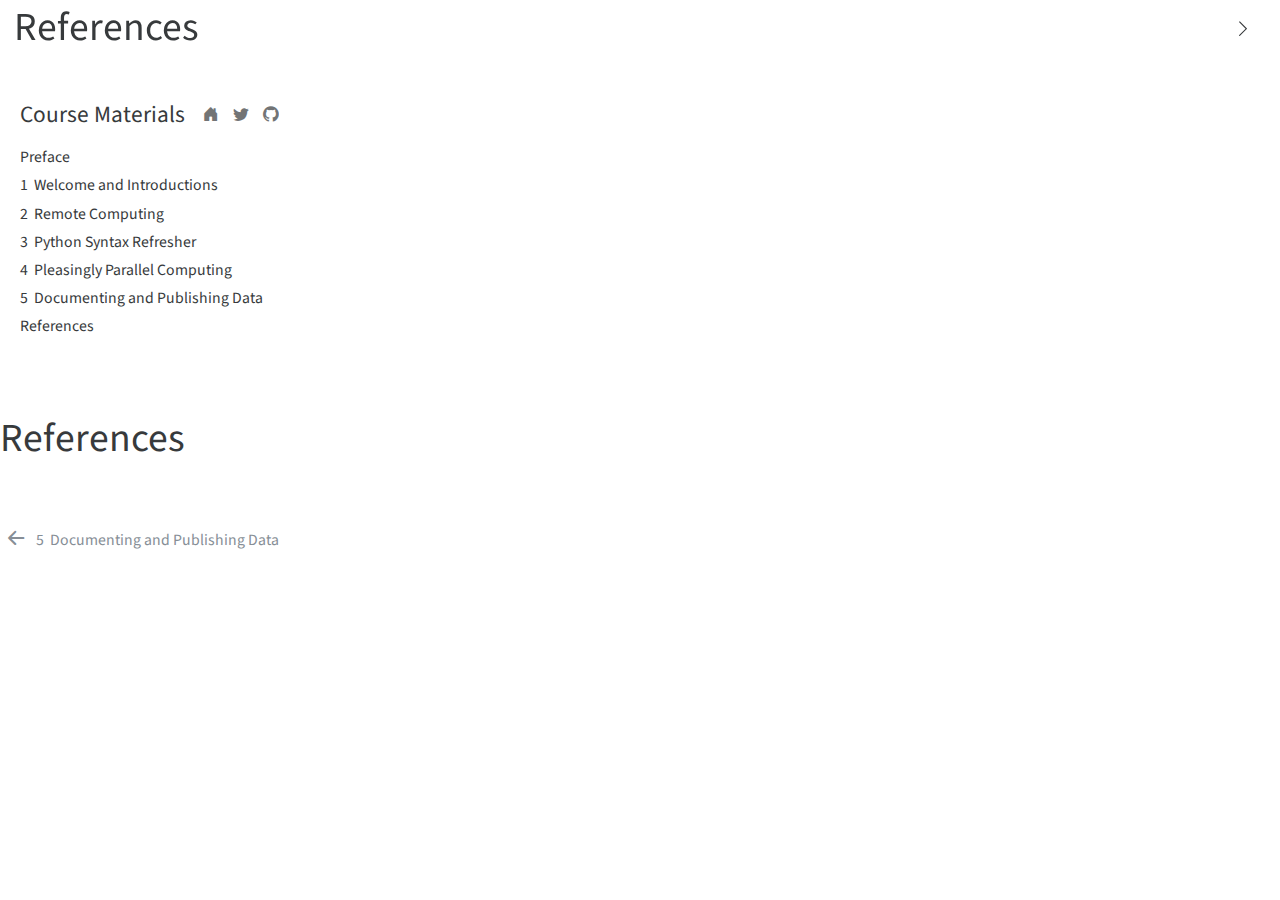
<file: sections/references.html>
<!DOCTYPE html>
<html xmlns="http://www.w3.org/1999/xhtml" lang="en" xml:lang="en"><head>

<meta charset="utf-8">
<meta name="generator" content="quarto-0.9.587">

<meta name="viewport" content="width=device-width, initial-scale=1.0, user-scalable=yes">


<title>Scalable and Computationally Reproducible Approaches to Arctic Research - References</title>
<style>
code{white-space: pre-wrap;}
span.smallcaps{font-variant: small-caps;}
span.underline{text-decoration: underline;}
div.column{display: inline-block; vertical-align: top; width: 50%;}
div.hanging-indent{margin-left: 1.5em; text-indent: -1.5em;}
ul.task-list{list-style: none;}
div.csl-bib-body { }
div.csl-entry {
  clear: both;
}
.hanging div.csl-entry {
  margin-left:2em;
  text-indent:-2em;
}
div.csl-left-margin {
  min-width:2em;
  float:left;
}
div.csl-right-inline {
  margin-left:2em;
  padding-left:1em;
}
div.csl-indent {
  margin-left: 2em;
}
</style>


<script src="../site_libs/quarto-nav/quarto-nav.js"></script>
<script src="../site_libs/quarto-nav/headroom.min.js"></script>
<script src="../site_libs/clipboard/clipboard.min.js"></script>
<script src="../site_libs/quarto-search/autocomplete.umd.js"></script>
<script src="../site_libs/quarto-search/fuse.min.js"></script>
<script src="../site_libs/quarto-search/quarto-search.js"></script>
<meta name="quarto:offset" content="../">
<link href="../sections/05-adc-data-publishing.html" rel="prev">
<script src="../site_libs/quarto-html/quarto.js"></script>
<script src="../site_libs/quarto-html/popper.min.js"></script>
<script src="../site_libs/quarto-html/tippy.umd.min.js"></script>
<script src="../site_libs/quarto-html/anchor.min.js"></script>
<link href="../site_libs/quarto-html/tippy.css" rel="stylesheet">
<link href="../site_libs/quarto-html/quarto-syntax-highlighting.css" rel="stylesheet" id="quarto-text-highlighting-styles">
<script src="../site_libs/bootstrap/bootstrap.min.js"></script>
<link href="../site_libs/bootstrap/bootstrap-icons.css" rel="stylesheet">
<link href="../site_libs/bootstrap/bootstrap.min.css" rel="stylesheet">
<script id="quarto-search-options" type="application/json">{
  "location": "sidebar",
  "copy-button": false,
  "collapse-after": 3,
  "panel-placement": "start",
  "type": "textbox",
  "limit": 20,
  "language": {
    "search-no-results-text": "No results",
    "search-matching-documents-text": "matching documents",
    "search-copy-link-title": "Copy link to search",
    "search-hide-matches-text": "Hide additional matches",
    "search-more-match-text": "more match in this document",
    "search-more-matches-text": "more matches in this document",
    "search-clear-button-title": "Clear",
    "search-detached-cancel-button-title": "Cancel",
    "search-submit-button-title": "Submit"
  }
}</script>


</head>

<body class="nav-sidebar floating">

<div id="quarto-search-results"></div>
  <header id="quarto-header" class="headroom fixed-top">
  <nav class="quarto-secondary-nav" data-bs-toggle="collapse" data-bs-target="#quarto-sidebar" aria-controls="quarto-sidebar" aria-expanded="false" aria-label="Toggle sidebar navigation" onclick="if (window.quartoToggleHeadroom) { window.quartoToggleHeadroom(); }">
    <div class="container-fluid d-flex justify-content-between">
      <h1 class="quarto-secondary-nav-title">References</h1>
      <button type="button" class="quarto-btn-toggle btn" aria-label="Show secondary navigation">
        <i class="bi bi-chevron-right"></i>
      </button>
    </div>
  </nav>
</header>
<!-- content -->
<div id="quarto-content" class="quarto-container page-columns page-rows-contents page-layout-article">
<!-- sidebar -->
  <nav id="quarto-sidebar" class="sidebar collapse sidebar-navigation floating overflow-auto">
    <div class="pt-lg-2 mt-2 text-left sidebar-header">
    <div class="sidebar-title mb-0 py-0">
      <a href="../">Course Materials</a> 
        <div class="sidebar-tools-main tools-wide">
    <a href="https://arcticdata.io" title="" class="sidebar-tool px-1"><i class="bi bi-house-door-fill"></i></a>
    <a href="https://twitter.com/arcticdatactr" title="" class="sidebar-tool px-1"><i class="bi bi-twitter"></i></a>
    <a href="https://github.com/NCEAS/scalable-computing-course" title="" class="sidebar-tool px-1"><i class="bi bi-github"></i></a>
</div>
    </div>
      </div>
    <div class="sidebar-menu-container"> 
    <ul class="list-unstyled mt-1">
        <li class="sidebar-item">
  <div class="sidebar-item-container"> 
  <a href="../index.html" class="sidebar-item-text sidebar-link">Preface</a>
  </div>
</li>
        <li class="sidebar-item">
  <div class="sidebar-item-container"> 
  <a href="../sections/01-adc-intro.html" class="sidebar-item-text sidebar-link"><span class="chapter-number">1</span>&nbsp; <span class="chapter-title">Welcome and Introductions</span></a>
  </div>
</li>
        <li class="sidebar-item">
  <div class="sidebar-item-container"> 
  <a href="../sections/02-remote-computing.html" class="sidebar-item-text sidebar-link"><span class="chapter-number">2</span>&nbsp; <span class="chapter-title">Remote Computing</span></a>
  </div>
</li>
        <li class="sidebar-item">
  <div class="sidebar-item-container"> 
  <a href="../sections/03-python-intro.html" class="sidebar-item-text sidebar-link"><span class="chapter-number">3</span>&nbsp; <span class="chapter-title">Python Syntax Refresher</span></a>
  </div>
</li>
        <li class="sidebar-item">
  <div class="sidebar-item-container"> 
  <a href="../sections/04-parallel-programming.html" class="sidebar-item-text sidebar-link"><span class="chapter-number">4</span>&nbsp; <span class="chapter-title">Pleasingly Parallel Computing</span></a>
  </div>
</li>
        <li class="sidebar-item">
  <div class="sidebar-item-container"> 
  <a href="../sections/05-adc-data-publishing.html" class="sidebar-item-text sidebar-link"><span class="chapter-number">5</span>&nbsp; <span class="chapter-title">Documenting and Publishing Data</span></a>
  </div>
</li>
        <li class="sidebar-item">
  <div class="sidebar-item-container"> 
  <a href="../sections/references.html" class="sidebar-item-text sidebar-link active">References</a>
  </div>
</li>
    </ul>
    </div>
</nav>
<!-- margin-sidebar -->
    <div id="quarto-margin-sidebar" class="sidebar margin-sidebar">
        
    </div>
<!-- main -->
<main class="content" id="quarto-document-content">

<header id="title-block-header" class="quarto-title-block default">
<div class="quarto-title">
<h1 class="title d-none d-lg-block">References</h1>
</div>



<div class="quarto-title-meta">

    
    
  </div>
  

</header>

<div id="refs" role="doc-bibliography" style="display: none">

</div>



</main> <!-- /main -->
<script id="quarto-html-after-body" type="application/javascript">
window.document.addEventListener("DOMContentLoaded", function (event) {
  const icon = "";
  const anchorJS = new window.AnchorJS();
  anchorJS.options = {
    placement: 'right',
    icon: icon
  };
  anchorJS.add('.anchored');
  const clipboard = new window.ClipboardJS('.code-copy-button', {
    target: function(trigger) {
      return trigger.previousElementSibling;
    }
  });
  clipboard.on('success', function(e) {
    // button target
    const button = e.trigger;
    // don't keep focus
    button.blur();
    // flash "checked"
    button.classList.add('code-copy-button-checked');
    var currentTitle = button.getAttribute("title");
    button.setAttribute("title", "Copied!");
    setTimeout(function() {
      button.setAttribute("title", currentTitle);
      button.classList.remove('code-copy-button-checked');
    }, 1000);
    // clear code selection
    e.clearSelection();
  });
  function tippyHover(el, contentFn) {
    const config = {
      allowHTML: true,
      content: contentFn,
      maxWidth: 500,
      delay: 100,
      arrow: false,
      appendTo: function(el) {
          return el.parentElement;
      },
      interactive: true,
      interactiveBorder: 10,
      theme: 'quarto',
      placement: 'bottom-start'
    };
    window.tippy(el, config); 
  }
  const noterefs = window.document.querySelectorAll('a[role="doc-noteref"]');
  for (var i=0; i<noterefs.length; i++) {
    const ref = noterefs[i];
    tippyHover(ref, function() {
      let href = ref.getAttribute('href');
      try { href = new URL(href).hash; } catch {}
      const id = href.replace(/^#\/?/, "");
      const note = window.document.getElementById(id);
      return note.innerHTML;
    });
  }
  var bibliorefs = window.document.querySelectorAll('a[role="doc-biblioref"]');
  for (var i=0; i<bibliorefs.length; i++) {
    const ref = bibliorefs[i];
    const cites = ref.parentNode.getAttribute('data-cites').split(' ');
    tippyHover(ref, function() {
      var popup = window.document.createElement('div');
      cites.forEach(function(cite) {
        var citeDiv = window.document.createElement('div');
        citeDiv.classList.add('hanging-indent');
        citeDiv.classList.add('csl-entry');
        var biblioDiv = window.document.getElementById('ref-' + cite);
        if (biblioDiv) {
          citeDiv.innerHTML = biblioDiv.innerHTML;
        }
        popup.appendChild(citeDiv);
      });
      return popup.innerHTML;
    });
  }
});
</script>
<nav class="page-navigation">
  <div class="nav-page nav-page-previous">
      <a href="../sections/05-adc-data-publishing.html" class="pagination-link">
        <i class="bi bi-arrow-left-short"></i> <span class="nav-page-text"><span class="chapter-number">5</span>&nbsp; <span class="chapter-title">Documenting and Publishing Data</span></span>
      </a>          
  </div>
  <div class="nav-page nav-page-next">
  </div>
</nav>
</div> <!-- /content -->



</body></html>
</file>
<file: site_libs/quarto-html/tippy.css>
.tippy-box[data-animation=fade][data-state=hidden]{opacity:0}[data-tippy-root]{max-width:calc(100vw - 10px)}.tippy-box{position:relative;background-color:#333;color:#fff;border-radius:4px;font-size:14px;line-height:1.4;white-space:normal;outline:0;transition-property:transform,visibility,opacity}.tippy-box[data-placement^=top]>.tippy-arrow{bottom:0}.tippy-box[data-placement^=top]>.tippy-arrow:before{bottom:-7px;left:0;border-width:8px 8px 0;border-top-color:initial;transform-origin:center top}.tippy-box[data-placement^=bottom]>.tippy-arrow{top:0}.tippy-box[data-placement^=bottom]>.tippy-arrow:before{top:-7px;left:0;border-width:0 8px 8px;border-bottom-color:initial;transform-origin:center bottom}.tippy-box[data-placement^=left]>.tippy-arrow{right:0}.tippy-box[data-placement^=left]>.tippy-arrow:before{border-width:8px 0 8px 8px;border-left-color:initial;right:-7px;transform-origin:center left}.tippy-box[data-placement^=right]>.tippy-arrow{left:0}.tippy-box[data-placement^=right]>.tippy-arrow:before{left:-7px;border-width:8px 8px 8px 0;border-right-color:initial;transform-origin:center right}.tippy-box[data-inertia][data-state=visible]{transition-timing-function:cubic-bezier(.54,1.5,.38,1.11)}.tippy-arrow{width:16px;height:16px;color:#333}.tippy-arrow:before{content:"";position:absolute;border-color:transparent;border-style:solid}.tippy-content{position:relative;padding:5px 9px;z-index:1}
</file>
<file: site_libs/quarto-html/quarto-syntax-highlighting.css>
/* quarto syntax highlight colors */
:root {
  --quarto-hl-ot-color: #007BA5;
  --quarto-hl-at-color: inherit;
  --quarto-hl-ss-color: #20794D;
  --quarto-hl-an-color: #5E5E5E;
  --quarto-hl-fu-color: #4758AB;
  --quarto-hl-st-color: #20794D;
  --quarto-hl-cf-color: #007BA5;
  --quarto-hl-op-color: #5E5E5E;
  --quarto-hl-er-color: #AD0000;
  --quarto-hl-bn-color: #AD0000;
  --quarto-hl-al-color: #AD0000;
  --quarto-hl-va-color: #111111;
  --quarto-hl-bu-color: inherit;
  --quarto-hl-ex-color: inherit;
  --quarto-hl-pp-color: #AD0000;
  --quarto-hl-in-color: #5E5E5E;
  --quarto-hl-vs-color: #20794D;
  --quarto-hl-wa-color: #5E5E5E;
  --quarto-hl-do-color: #5E5E5E;
  --quarto-hl-im-color: inherit;
  --quarto-hl-ch-color: #20794D;
  --quarto-hl-dt-color: #AD0000;
  --quarto-hl-fl-color: #AD0000;
  --quarto-hl-co-color: #5E5E5E;
  --quarto-hl-cv-color: #5E5E5E;
  --quarto-hl-cn-color: #8f5902;
  --quarto-hl-sc-color: #5E5E5E;
  --quarto-hl-dv-color: #AD0000;
  --quarto-hl-kw-color: #007BA5;
}

/* other quarto variables */
:root {
  --quarto-font-monospace: SFMono-Regular, Menlo, Monaco, Consolas, "Liberation Mono", "Courier New", monospace;
}

code span {
  color: #007BA5;
}

div.sourceCode {
  color: #007BA5;
}

code span.ot {
  color: #007BA5;
}

code span.ss {
  color: #20794D;
}

code span.an {
  color: #5E5E5E;
}

code span.fu {
  color: #4758AB;
}

code span.st {
  color: #20794D;
}

code span.cf {
  color: #007BA5;
}

code span.op {
  color: #5E5E5E;
}

code span.er {
  color: #AD0000;
}

code span.bn {
  color: #AD0000;
}

code span.al {
  color: #AD0000;
}

code span.va {
  color: #111111;
}

code span.pp {
  color: #AD0000;
}

code span.in {
  color: #5E5E5E;
}

code span.vs {
  color: #20794D;
}

code span.wa {
  color: #5E5E5E;
  font-style: italic;
}

code span.do {
  color: #5E5E5E;
  font-style: italic;
}

code span.ch {
  color: #20794D;
}

code span.dt {
  color: #AD0000;
}

code span.fl {
  color: #AD0000;
}

code span.co {
  color: #5E5E5E;
}

code span.cv {
  color: #5E5E5E;
  font-style: italic;
}

code span.cn {
  color: #8f5902;
}

code span.sc {
  color: #5E5E5E;
}

code span.dv {
  color: #AD0000;
}

code span.kw {
  color: #007BA5;
}
</file>
